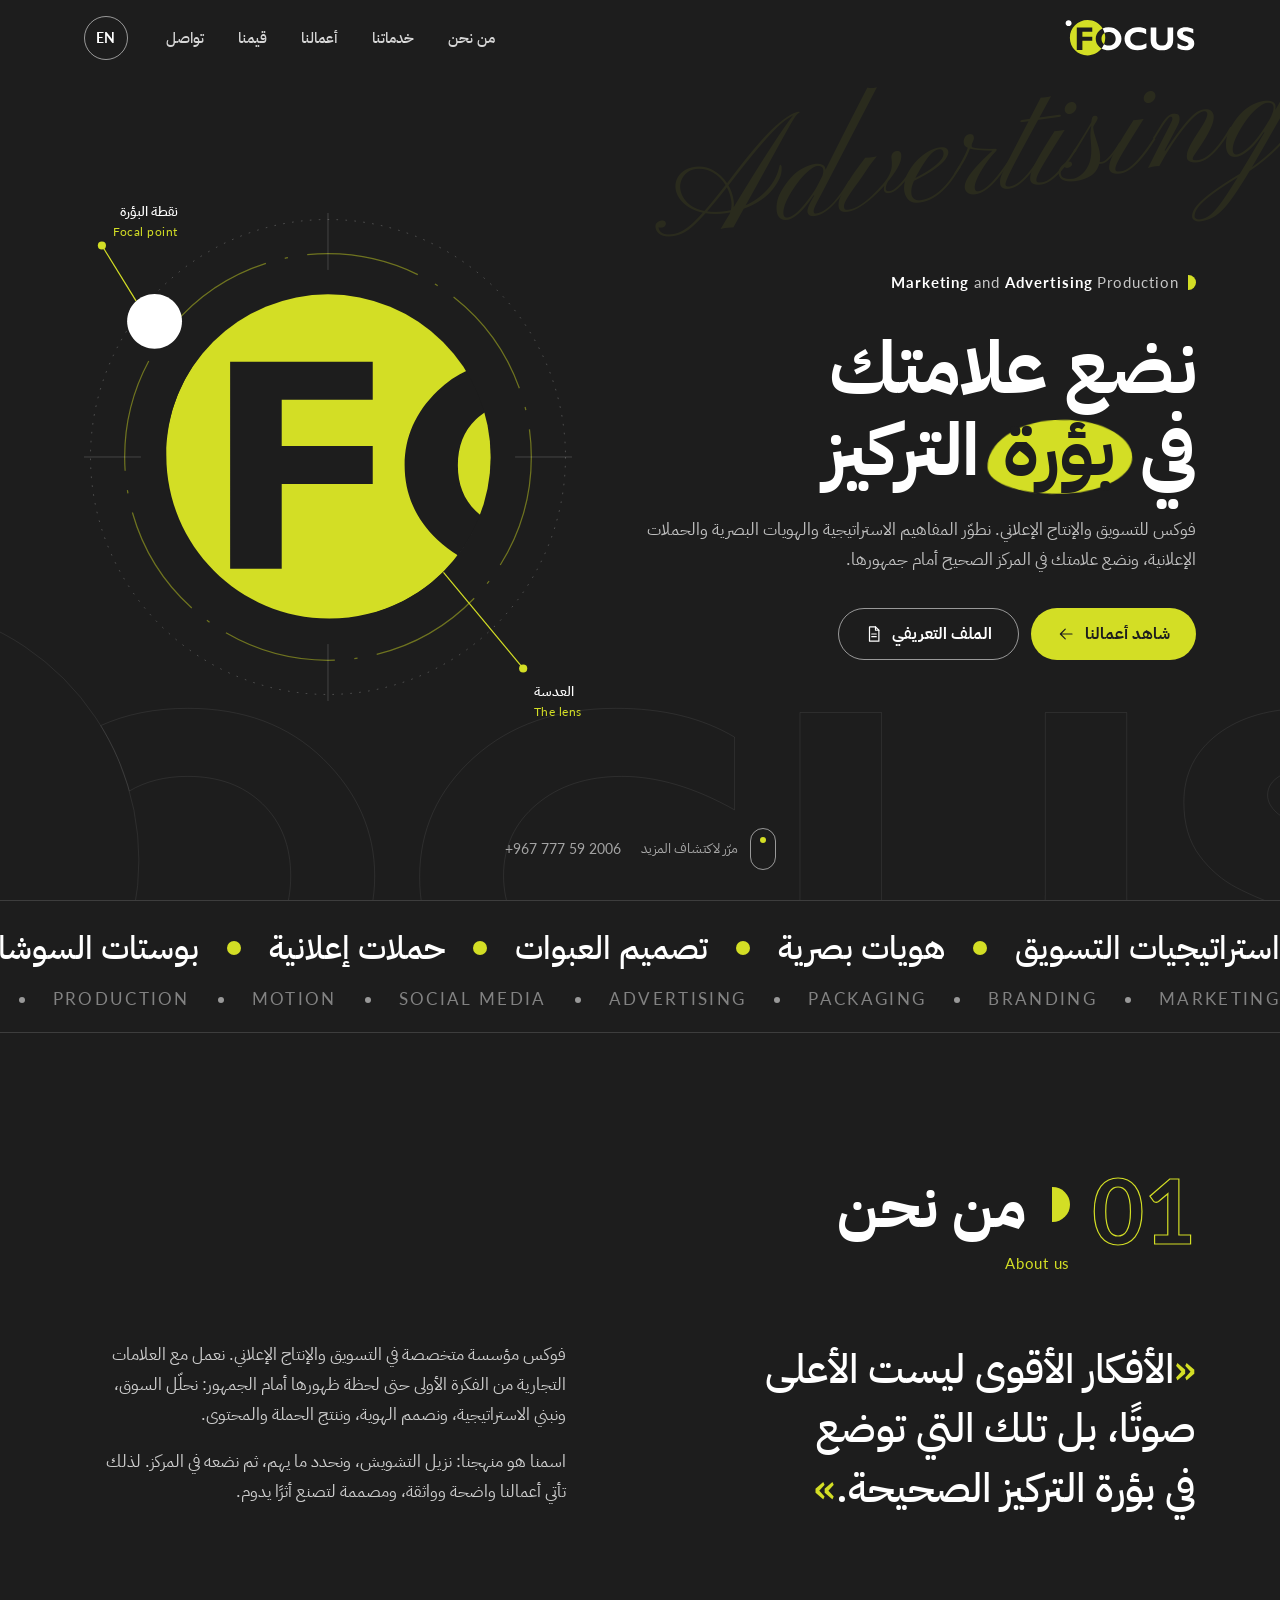
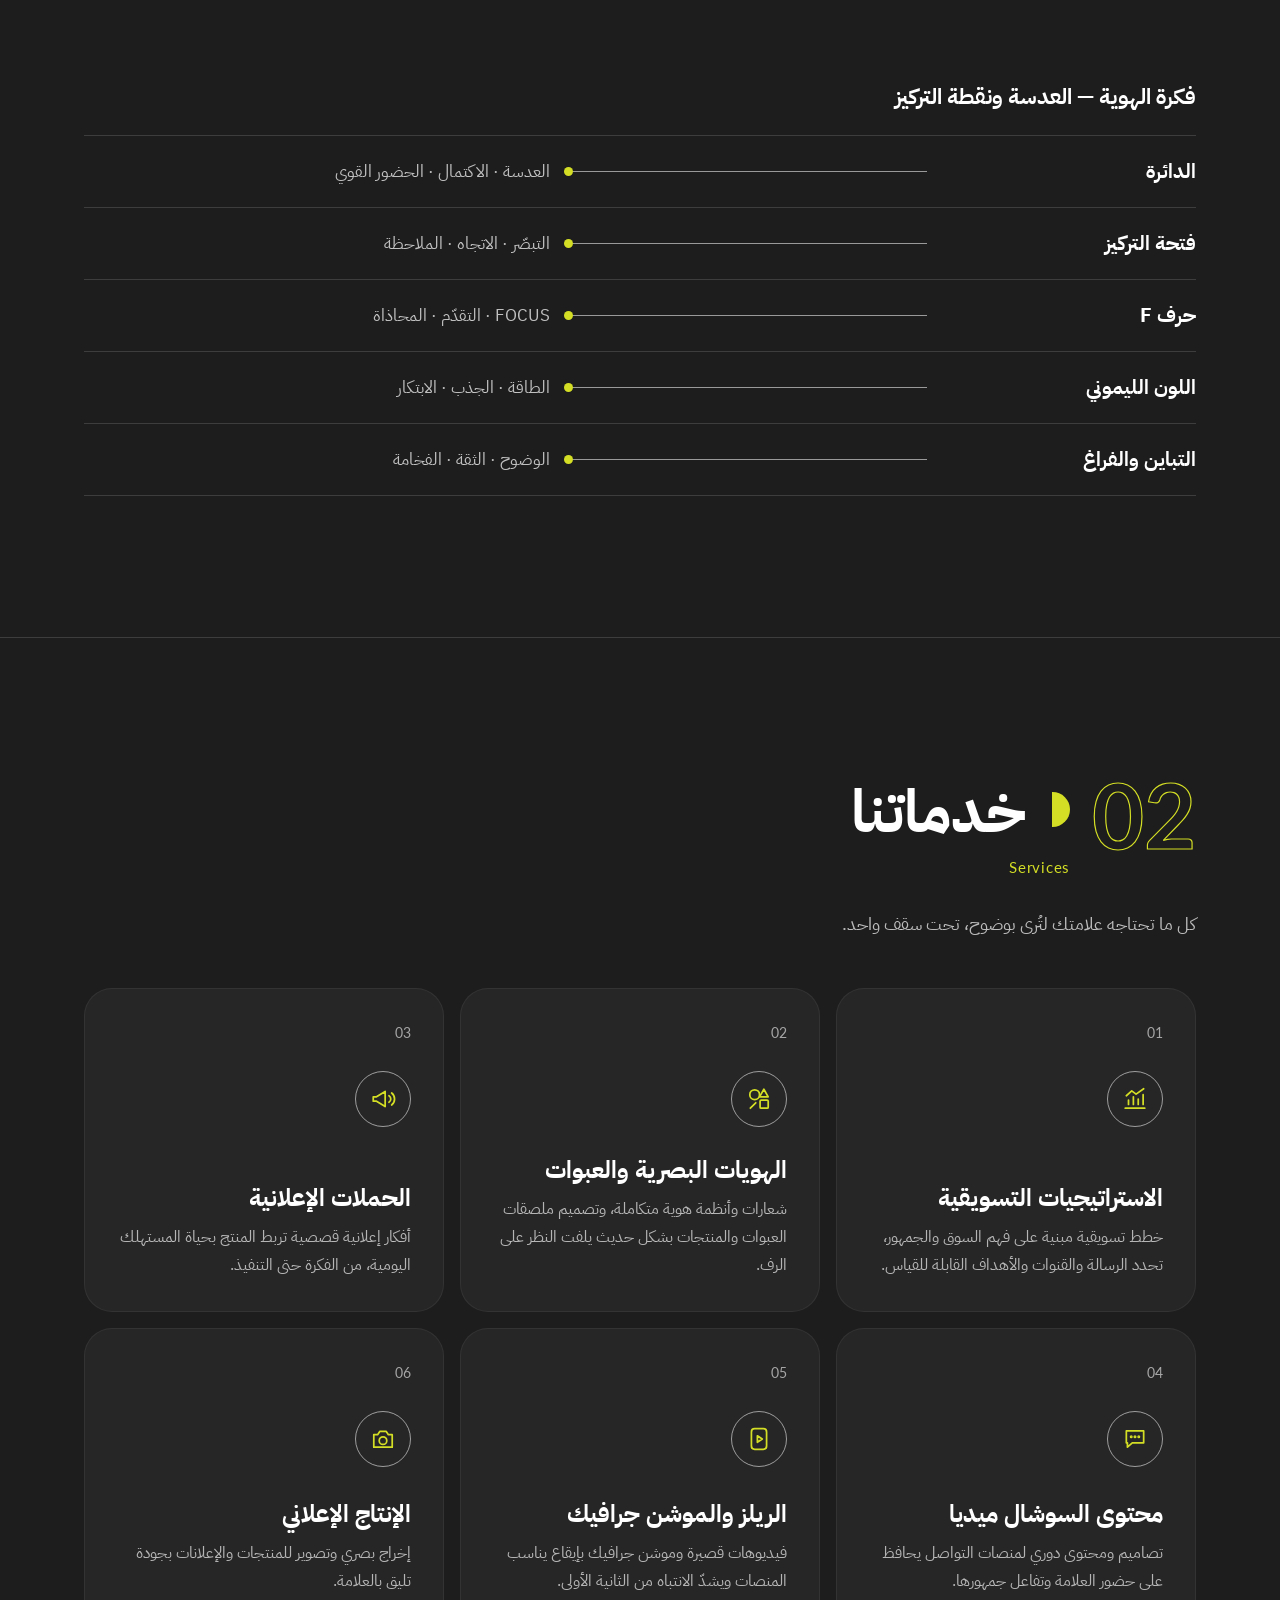
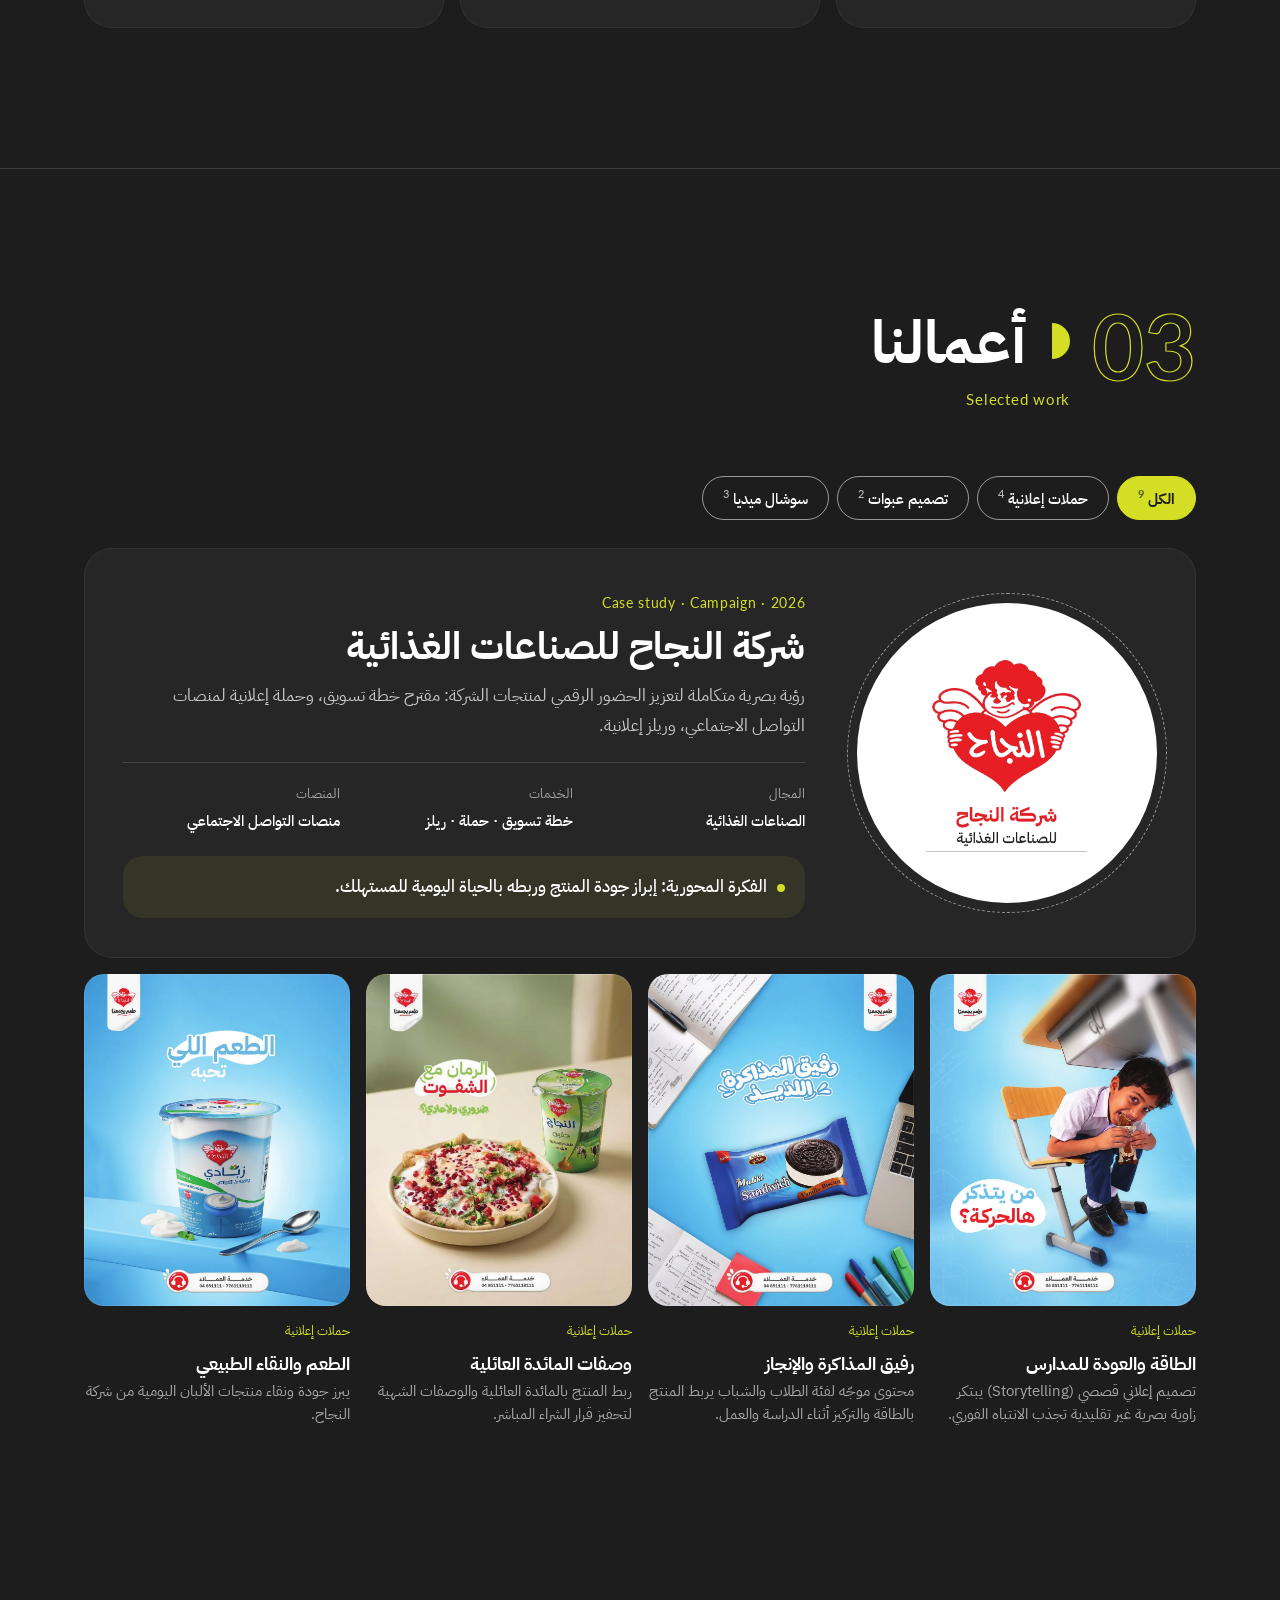
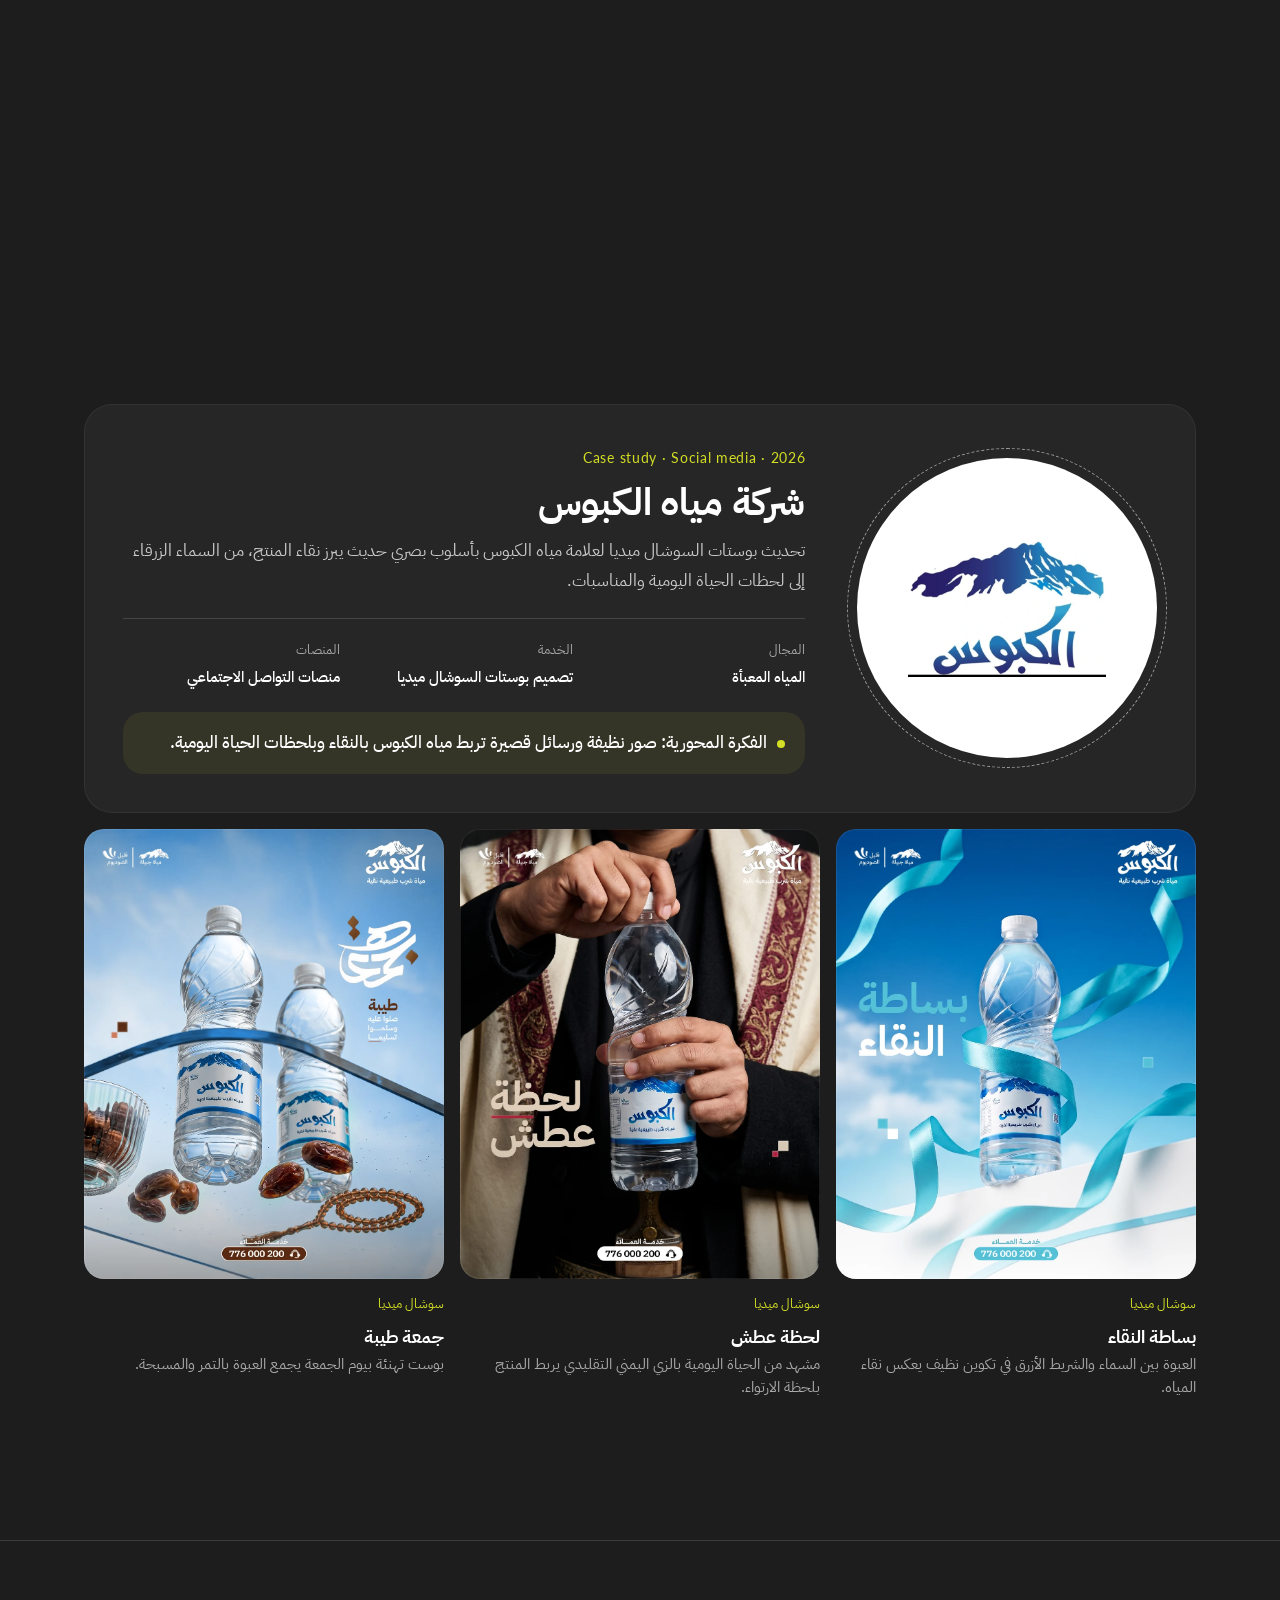
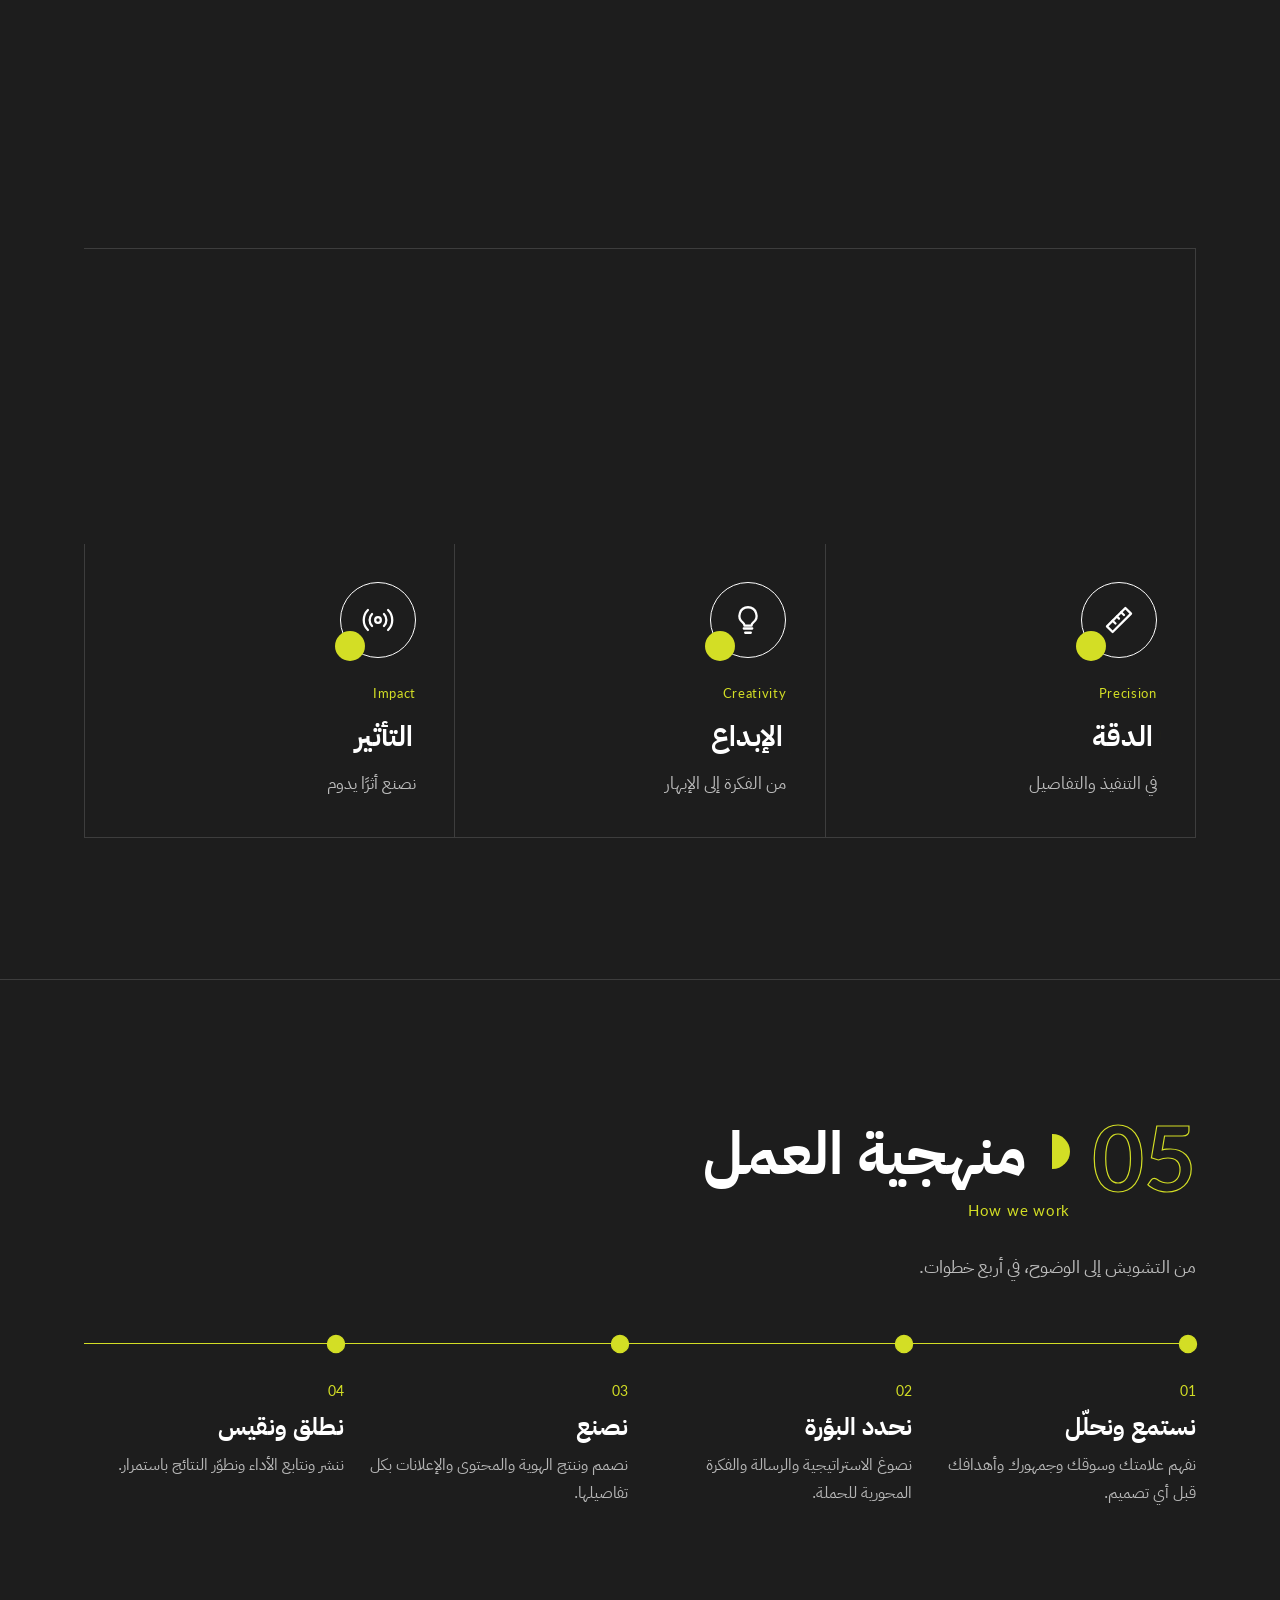
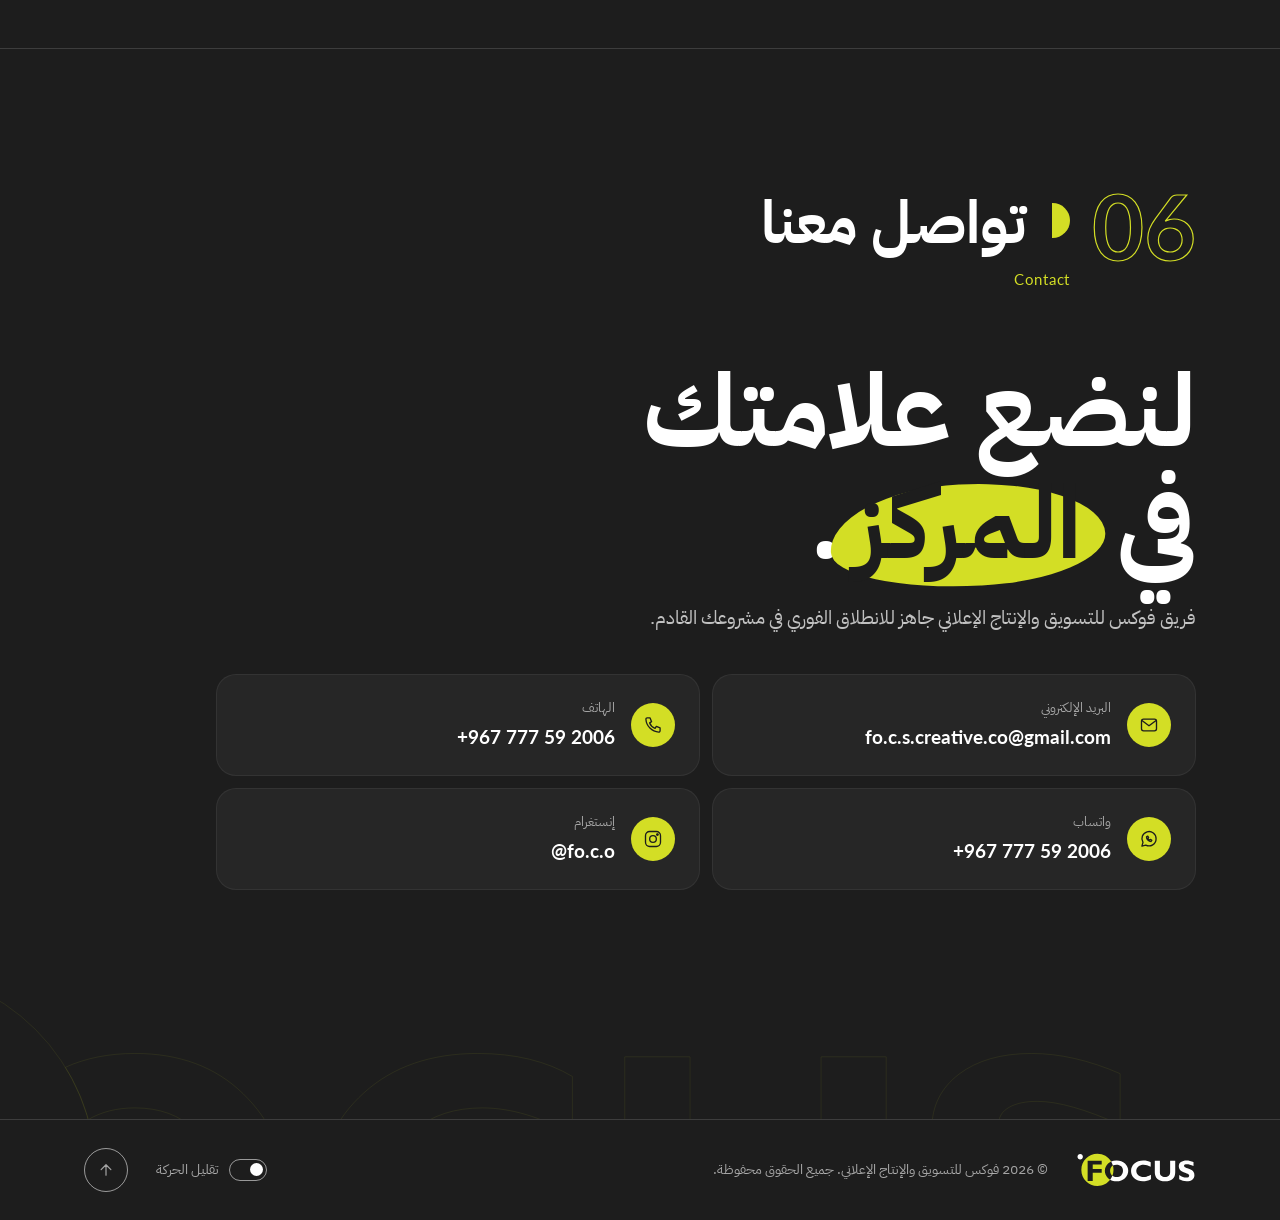
<file: index.html>
<!DOCTYPE html>
<html lang="ar" dir="rtl">
<head>
<meta charset="utf-8">
<meta name="viewport" content="width=device-width, initial-scale=1">
<title>فوكس | FOCUS — للتسويق والإنتاج الإعلاني</title>
<meta name="description" content="فوكس للتسويق والإنتاج الإعلاني — استراتيجيات تسويق، هويات بصرية، تصميم عبوات، حملات إعلانية، محتوى سوشال ميديا وريلز. معرض الأعمال والملف التعريفي.">
<meta name="theme-color" content="#1D1D1D">
<meta property="og:type" content="website">
<meta property="og:title" content="FOCUS — فوكس للتسويق والإنتاج الإعلاني">
<meta property="og:description" content="نضع علامتك في بؤرة التركيز. Marketing and Advertising Production.">
<meta property="og:image" content="/assets/img/og-cover.jpg">
<meta name="twitter:card" content="summary_large_image">
<link rel="icon" href="favicon.svg" type="image/svg+xml">
<link rel="icon" href="favicon-32.png" sizes="32x32">
<link rel="apple-touch-icon" href="apple-touch-icon.png">
<link rel="preconnect" href="https://fonts.googleapis.com">
<link rel="preconnect" href="https://fonts.gstatic.com" crossorigin>
<link href="https://fonts.googleapis.com/css2?family=IBM+Plex+Sans+Arabic:wght@300;400;500;700&family=Lato:wght@400;700&family=Pinyon+Script&display=swap" rel="stylesheet">
<link rel="stylesheet" href="css/style.css">
<script>try{var m=localStorage.getItem('focus-motion');if(m==='reduce'||(!m&&matchMedia('(prefers-reduced-motion: reduce)').matches))document.documentElement.dataset.motion='reduce'}catch(e){}</script>
</head>
<body>
<svg width="0" height="0" style="position:absolute" aria-hidden="true"><defs><symbol id="logo" viewBox="286 182 270 80"><path style="fill:var(--lg-a,#D3DE25)" d="M343.81 209.9H323.61V220.16H343.81V228.59H323.61V247.44H312.16V201.48H343.81ZM350.89 224.47C350.89 218.18 353.31 212.68 358.17 207.96C360.19 206 362.46 204.46 364.99 203.32C358.62 192.99 347.2 186.11 334.18 186.11C314.2 186.11 298 202.3 298 222.28C298 242.26 314.2 258.46 334.18 258.46C345.8 258.46 356.14 252.98 362.76 244.46C361.13 243.51 359.62 242.38 358.22 241.05C353.33 236.41 350.89 230.88 350.89 224.47"/><path style="fill:var(--lg-a,#D3DE25)" d="M362.7 224.47C362.7 228.66 364.03 232.05 366.69 234.62C367.05 234.97 367.43 235.3 367.82 235.6C369.46 231.48 370.36 226.98 370.36 222.28C370.36 218.9 369.89 215.63 369.02 212.52C368.18 213.03 367.41 213.62 366.69 214.31C364.03 216.88 362.7 220.26 362.7 224.47"/><path style="fill:var(--lg-b,#fff)" d="M377.23 200.89C372.64 200.89 368.56 201.7 364.99 203.32C366.74 206.15 368.11 209.24 369.02 212.52C371.3 211.15 374.04 210.46 377.23 210.46C381.58 210.46 385.07 211.74 387.73 214.31C390.38 216.88 391.71 220.26 391.71 224.47C391.71 228.66 390.38 232.05 387.73 234.62C385.07 237.2 381.58 238.49 377.23 238.49C373.46 238.49 370.33 237.52 367.82 235.6C366.55 238.8 364.84 241.78 362.76 244.46C366.85 246.83 371.67 248.03 377.23 248.03C384.93 248.03 391.24 245.69 396.15 241.02C401.06 236.35 403.52 230.84 403.52 224.47C403.52 218.2 401.09 212.7 396.25 207.98C391.4 203.25 385.06 200.89 377.23 200.89 M438 238.49C433.21 238.49 429.29 237.16 426.23 234.51C423.18 231.86 421.64 228.49 421.64 224.41C421.64 220.35 423.2 217.01 426.3 214.39C429.4 211.77 433.4 210.46 438.29 210.46C443.27 210.46 448.54 212.03 454.11 215.16V204.93C449.57 202.23 444.03 200.89 437.47 200.89C429.25 200.89 422.58 203.19 417.48 207.8C412.39 212.4 409.84 218 409.84 224.61C409.84 231.21 412.25 236.76 417.09 241.27C421.93 245.77 428.42 248.03 436.58 248.03C442.88 248.03 448.89 246.5 454.64 243.45V233.42C450.3 235.55 447.03 236.93 444.84 237.55C442.64 238.18 440.36 238.49 438 238.49 M497.83 227.11C497.83 230.75 496.77 233.55 494.66 235.53C492.54 237.5 489.72 238.49 486.19 238.49C482.79 238.49 480.04 237.52 477.95 235.59C475.85 233.66 474.8 231.1 474.8 227.89V201.48H463.32V227.63C463.32 234.21 465.34 239.25 469.36 242.77C473.39 246.27 479.04 248.03 486.32 248.03C493.69 248.03 499.36 246.3 503.33 242.83C507.3 239.36 509.28 234.28 509.28 227.57V201.48H497.83Z M550.25 226.68C548.77 224.73 547.01 223.21 544.97 222.14C542.93 221.06 540.21 219.9 536.82 218.65C533.42 217.4 531.28 216.38 530.4 215.59C529.52 214.8 529.09 213.97 529.09 213.09C529.09 211.95 529.7 211.04 530.91 210.34C532.13 209.65 533.77 209.31 535.83 209.31C539.45 209.31 544.3 210.68 550.4 213.42V204.44C544.94 202.07 539.75 200.89 534.84 200.89C529.51 200.89 525.26 202.1 522.08 204.52C518.9 206.95 517.31 210.13 517.31 214.08C517.31 217.13 518.04 219.63 519.5 221.59C520.95 223.54 522.68 225.04 524.69 226.09C526.7 227.14 529.42 228.29 532.85 229.51C536.28 230.74 538.45 231.78 539.35 232.64C540.25 233.49 540.7 234.4 540.7 235.37C540.7 238.19 538.45 239.61 533.95 239.61C531.3 239.61 528.79 239.14 526.42 238.19C524.05 237.25 521.33 235.75 518.26 233.68V243.59C523.61 246.55 529.14 248.03 534.84 248.03C540.13 248.03 544.39 246.77 547.62 244.25C550.86 241.72 552.47 238.34 552.47 234.08C552.47 231.1 551.73 228.63 550.25 226.68 M295.39 198.6C292.03 198.6 289.3 195.88 289.3 192.51C289.3 189.15 292.03 186.43 295.39 186.43C298.76 186.43 301.48 189.15 301.48 192.51C301.48 195.88 298.76 198.6 295.39 198.6"/></symbol><symbol id="outline" viewBox="286 182 270 80"><g fill="none" stroke="currentColor" stroke-width="1" vector-effect="non-scaling-stroke"><path vector-effect="non-scaling-stroke" d="M298 222.28a36.18 36.18 0 1 0 72.36 0a36.18 36.18 0 1 0 -72.36 0Z"/><path vector-effect="non-scaling-stroke" d="M377.23 200.89C372.64 200.89 368.56 201.7 364.99 203.32C366.74 206.15 368.11 209.24 369.02 212.52C371.3 211.15 374.04 210.46 377.23 210.46C381.58 210.46 385.07 211.74 387.73 214.31C390.38 216.88 391.71 220.26 391.71 224.47C391.71 228.66 390.38 232.05 387.73 234.62C385.07 237.2 381.58 238.49 377.23 238.49C373.46 238.49 370.33 237.52 367.82 235.6C366.55 238.8 364.84 241.78 362.76 244.46C366.85 246.83 371.67 248.03 377.23 248.03C384.93 248.03 391.24 245.69 396.15 241.02C401.06 236.35 403.52 230.84 403.52 224.47C403.52 218.2 401.09 212.7 396.25 207.98C391.4 203.25 385.06 200.89 377.23 200.89 M438 238.49C433.21 238.49 429.29 237.16 426.23 234.51C423.18 231.86 421.64 228.49 421.64 224.41C421.64 220.35 423.2 217.01 426.3 214.39C429.4 211.77 433.4 210.46 438.29 210.46C443.27 210.46 448.54 212.03 454.11 215.16V204.93C449.57 202.23 444.03 200.89 437.47 200.89C429.25 200.89 422.58 203.19 417.48 207.8C412.39 212.4 409.84 218 409.84 224.61C409.84 231.21 412.25 236.76 417.09 241.27C421.93 245.77 428.42 248.03 436.58 248.03C442.88 248.03 448.89 246.5 454.64 243.45V233.42C450.3 235.55 447.03 236.93 444.84 237.55C442.64 238.18 440.36 238.49 438 238.49 M497.83 227.11C497.83 230.75 496.77 233.55 494.66 235.53C492.54 237.5 489.72 238.49 486.19 238.49C482.79 238.49 480.04 237.52 477.95 235.59C475.85 233.66 474.8 231.1 474.8 227.89V201.48H463.32V227.63C463.32 234.21 465.34 239.25 469.36 242.77C473.39 246.27 479.04 248.03 486.32 248.03C493.69 248.03 499.36 246.3 503.33 242.83C507.3 239.36 509.28 234.28 509.28 227.57V201.48H497.83Z M550.25 226.68C548.77 224.73 547.01 223.21 544.97 222.14C542.93 221.06 540.21 219.9 536.82 218.65C533.42 217.4 531.28 216.38 530.4 215.59C529.52 214.8 529.09 213.97 529.09 213.09C529.09 211.95 529.7 211.04 530.91 210.34C532.13 209.65 533.77 209.31 535.83 209.31C539.45 209.31 544.3 210.68 550.4 213.42V204.44C544.94 202.07 539.75 200.89 534.84 200.89C529.51 200.89 525.26 202.1 522.08 204.52C518.9 206.95 517.31 210.13 517.31 214.08C517.31 217.13 518.04 219.63 519.5 221.59C520.95 223.54 522.68 225.04 524.69 226.09C526.7 227.14 529.42 228.29 532.85 229.51C536.28 230.74 538.45 231.78 539.35 232.64C540.25 233.49 540.7 234.4 540.7 235.37C540.7 238.19 538.45 239.61 533.95 239.61C531.3 239.61 528.79 239.14 526.42 238.19C524.05 237.25 521.33 235.75 518.26 233.68V243.59C523.61 246.55 529.14 248.03 534.84 248.03C540.13 248.03 544.39 246.77 547.62 244.25C550.86 241.72 552.47 238.34 552.47 234.08C552.47 231.1 551.73 228.63 550.25 226.68"/></g></symbol><path id="mark-disc" fill="#D3DE25" fill-rule="evenodd" d="M298 222.28a36.18 36.18 0 1 0 72.36 0a36.18 36.18 0 1 0 -72.36 0Z M343.81 209.9H323.61V220.16H343.81V228.59H323.61V247.44H312.16V201.48H343.81Z"/><clipPath id="mk-clip"><circle cx="333.88" cy="222.62" r="36.1"/></clipPath><g id="mark-official"><g clip-path="url(#mk-clip)"><circle cx="333.88" cy="222.62" r="36.1" style="fill:var(--mk-bg,#1D1D1D)"/><path fill="#D3DE25" d="M343.81 209.9H323.61V220.16H343.81V228.59H323.61V247.44H312.16V201.48H343.81ZM350.89 224.47C350.89 218.18 353.31 212.68 358.17 207.96C360.19 206 362.46 204.46 364.99 203.32C358.62 192.99 347.2 186.11 334.18 186.11C314.2 186.11 298 202.3 298 222.28C298 242.26 314.2 258.46 334.18 258.46C345.8 258.46 356.14 252.98 362.76 244.46C361.13 243.51 359.62 242.38 358.22 241.05C353.33 236.41 350.89 230.88 350.89 224.47"/><path fill="#D3DE25" d="M362.7 224.47C362.7 228.66 364.03 232.05 366.69 234.62C367.05 234.97 367.43 235.3 367.82 235.6C369.46 231.48 370.36 226.98 370.36 222.28C370.36 218.9 369.89 215.63 369.02 212.52C368.18 213.03 367.41 213.62 366.69 214.31C364.03 216.88 362.7 220.26 362.7 224.47"/><path style="fill:var(--mk-o,#fff)" d="M377.23 200.89C372.64 200.89 368.56 201.7 364.99 203.32C366.74 206.15 368.11 209.24 369.02 212.52C371.3 211.15 374.04 210.46 377.23 210.46C381.58 210.46 385.07 211.74 387.73 214.31C390.38 216.88 391.71 220.26 391.71 224.47C391.71 228.66 390.38 232.05 387.73 234.62C385.07 237.2 381.58 238.49 377.23 238.49C373.46 238.49 370.33 237.52 367.82 235.6C366.55 238.8 364.84 241.78 362.76 244.46C366.85 246.83 371.67 248.03 377.23 248.03C384.93 248.03 391.24 245.69 396.15 241.02C401.06 236.35 403.52 230.84 403.52 224.47C403.52 218.2 401.09 212.7 396.25 207.98C391.4 203.25 385.06 200.89 377.23 200.89"/></g></g><path id="mark-dot" style="fill:var(--mk-dot,#fff)" d="M295.39 198.6C292.03 198.6 289.3 195.88 289.3 192.51C289.3 189.15 292.03 186.43 295.39 186.43C298.76 186.43 301.48 189.15 301.48 192.51C301.48 195.88 298.76 198.6 295.39 198.6"/><symbol id="i-target" viewBox="0 0 24 24" fill="none" stroke="currentColor" stroke-width="1.6" stroke-linecap="round" stroke-linejoin="round"><circle cx="12" cy="12" r="8.5"/><circle cx="12" cy="12" r="4.5"/><circle cx="12" cy="12" r="1" fill="currentColor"/><path d="M12 1.5v3M12 19.5v3M1.5 12h3M19.5 12h3"/></symbol><symbol id="i-eye" viewBox="0 0 24 24" fill="none" stroke="currentColor" stroke-width="1.6" stroke-linecap="round" stroke-linejoin="round"><path d="M2 12s3.6-6.5 10-6.5S22 12 22 12s-3.6 6.5-10 6.5S2 12 2 12z"/><circle cx="12" cy="12" r="3.2"/></symbol><symbol id="i-forward" viewBox="0 0 24 24" fill="none" stroke="currentColor" stroke-width="1.6" stroke-linecap="round" stroke-linejoin="round"><path d="M13 6l-6 6 6 6M19 6l-6 6 6 6"/></symbol><symbol id="i-ruler" viewBox="0 0 24 24" fill="none" stroke="currentColor" stroke-width="1.6" stroke-linecap="round" stroke-linejoin="round"><path d="M3.5 16.5L16.5 3.5l4 4-13 13z"/><path d="M7.5 12.5l2 2M10.5 9.5l1.5 1.5M13.5 6.5l2 2"/></symbol><symbol id="i-bulb" viewBox="0 0 24 24" fill="none" stroke="currentColor" stroke-width="1.6" stroke-linecap="round" stroke-linejoin="round"><path d="M9 18h6M10 21h4"/><path d="M12 3a6 6 0 0 0-3.6 10.8c.7.6 1.1 1.3 1.1 2.1V16h5v-.1c0-.8.4-1.5 1.1-2.1A6 6 0 0 0 12 3z"/></symbol><symbol id="i-waves" viewBox="0 0 24 24" fill="none" stroke="currentColor" stroke-width="1.6" stroke-linecap="round" stroke-linejoin="round"><circle cx="12" cy="12" r="2"/><path d="M7.8 7.8a6 6 0 0 0 0 8.4M16.2 7.8a6 6 0 0 1 0 8.4M4.9 4.9a10 10 0 0 0 0 14.2M19.1 4.9a10 10 0 0 1 0 14.2"/></symbol><symbol id="i-chart" viewBox="0 0 24 24" fill="none" stroke="currentColor" stroke-width="1.6" stroke-linecap="round" stroke-linejoin="round"><path d="M3 20.5h18"/><path d="M6 17v-4M10.5 17v-7M15 17v-5M19.5 17V8"/><path d="M4 9l5-4.5 4 3 7-5"/></symbol><symbol id="i-shapes" viewBox="0 0 24 24" fill="none" stroke="currentColor" stroke-width="1.6" stroke-linecap="round" stroke-linejoin="round"><circle cx="8" cy="8" r="4.5"/><rect x="13" y="13" width="7.5" height="7.5" rx="1"/><path d="M16.5 3l4 7h-8z"/><path d="M4 20.5l5-5"/></symbol><symbol id="i-mega" viewBox="0 0 24 24" fill="none" stroke="currentColor" stroke-width="1.6" stroke-linecap="round" stroke-linejoin="round"><path d="M3 10v4h3l8 5V5L6 10H3z"/><path d="M17.5 9a3.5 3.5 0 0 1 0 6M20 6.5a7 7 0 0 1 0 11"/></symbol><symbol id="i-social" viewBox="0 0 24 24" fill="none" stroke="currentColor" stroke-width="1.6" stroke-linecap="round" stroke-linejoin="round"><path d="M4 4.5h16v11H9.5L5 19.5v-4H4z"/><circle cx="8.5" cy="10" r=".6" fill="currentColor"/><circle cx="12" cy="10" r=".6" fill="currentColor"/><circle cx="15.5" cy="10" r=".6" fill="currentColor"/></symbol><symbol id="i-reel" viewBox="0 0 24 24" fill="none" stroke="currentColor" stroke-width="1.6" stroke-linecap="round" stroke-linejoin="round"><rect x="5" y="2.5" width="14" height="19" rx="3"/><path d="M10.5 9l4.5 3-4.5 3z"/></symbol><symbol id="i-camera" viewBox="0 0 24 24" fill="none" stroke="currentColor" stroke-width="1.6" stroke-linecap="round" stroke-linejoin="round"><path d="M3.5 8h3.5l2-3h6l2 3h3.5v11.5h-17z"/><circle cx="12" cy="13.5" r="3.5"/></symbol><symbol id="i-arrow" viewBox="0 0 24 24" fill="none" stroke="currentColor" stroke-width="1.6" stroke-linecap="round" stroke-linejoin="round"><path d="M20 12H5M11 5.5L4.5 12 11 18.5"/></symbol><symbol id="i-chev" viewBox="0 0 24 24" fill="none" stroke="currentColor" stroke-width="1.6" stroke-linecap="round" stroke-linejoin="round"><path d="M9 5l7 7-7 7"/></symbol><symbol id="i-close" viewBox="0 0 24 24" fill="none" stroke="currentColor" stroke-width="1.6" stroke-linecap="round" stroke-linejoin="round"><path d="M6 6l12 12M18 6L6 18"/></symbol><symbol id="i-up" viewBox="0 0 24 24" fill="none" stroke="currentColor" stroke-width="1.6" stroke-linecap="round" stroke-linejoin="round"><path d="M12 19V5M5.5 11.5L12 5l6.5 6.5"/></symbol><symbol id="i-plus" viewBox="0 0 24 24" fill="none" stroke="currentColor" stroke-width="1.6" stroke-linecap="round" stroke-linejoin="round"><path d="M12 5v14M5 12h14"/></symbol><symbol id="i-doc" viewBox="0 0 24 24" fill="none" stroke="currentColor" stroke-width="1.6" stroke-linecap="round" stroke-linejoin="round"><path d="M6 2.5h8l4.5 4.5v14.5H6z"/><path d="M14 2.5V7h4.5M9 12h6M9 15.5h6"/></symbol><symbol id="i-print" viewBox="0 0 24 24" fill="none" stroke="currentColor" stroke-width="1.6" stroke-linecap="round" stroke-linejoin="round"><path d="M6.5 9V3h11v6"/><rect x="3" y="9" width="18" height="8" rx="2"/><path d="M6.5 14h11v7h-11z"/></symbol><symbol id="i-mail" viewBox="0 0 24 24" fill="none" stroke="currentColor" stroke-width="1.6" stroke-linecap="round" stroke-linejoin="round"><rect x="3" y="5" width="18" height="14" rx="2.5"/><path d="M3.5 6.5l8.5 6.5 8.5-6.5"/></symbol><symbol id="i-phone" viewBox="0 0 24 24" fill="none" stroke="currentColor" stroke-width="1.6" stroke-linecap="round" stroke-linejoin="round"><path d="M5 3.5h3.5l1.8 4.5-2.3 1.5a11 11 0 0 0 6.5 6.5l1.5-2.3 4.5 1.8V19a1.5 1.5 0 0 1-1.6 1.5A16.5 16.5 0 0 1 3.5 5.1 1.5 1.5 0 0 1 5 3.5z"/></symbol><symbol id="i-chat" viewBox="0 0 24 24" fill="none" stroke="currentColor" stroke-width="1.6" stroke-linecap="round" stroke-linejoin="round"><path d="M20.5 11.7a8.5 8.5 0 0 1-12.4 7.6L3.5 20.5l1.3-4.4a8.5 8.5 0 1 1 15.7-4.4z"/><path d="M9 9.5c0 3 2.5 5.5 5.5 5.5l1-1.5-1.8-1-1 .8a4 4 0 0 1-2-2l.8-1-1-1.8z"/></symbol><symbol id="i-insta" viewBox="0 0 24 24" fill="none" stroke="currentColor" stroke-width="1.6" stroke-linecap="round" stroke-linejoin="round"><rect x="3" y="3" width="18" height="18" rx="5"/><circle cx="12" cy="12" r="4"/><circle cx="17.3" cy="6.7" r=".9" fill="currentColor"/></symbol></defs></svg>
<a class="skip" href="#main" data-i18n="skip">تخطَّ إلى المحتوى</a>

<header class="nav" id="nav">
  <div class="wrap">
    <a class="brand" href="#home" aria-label="FOCUS — الرئيسية"><svg viewBox="0 0 270 80" role="img" aria-label="FOCUS"><use href="#logo"/></svg></a>
    <ul class="nav-links">
      <li><a href="#about" data-i18n="nav.about">من نحن</a></li>
      <li><a href="#services" data-i18n="nav.services">خدماتنا</a></li>
      <li><a href="#work" data-i18n="nav.work">أعمالنا</a></li>
      <li><a href="#values" data-i18n="nav.values">قيمنا</a></li>
      <li><a href="#contact" data-i18n="nav.contact">تواصل</a></li>
    </ul>
    <div class="nav-tools">
      <button class="circle-btn lang-btn" id="langBtn" type="button" aria-label="Switch to English">EN</button>
      <button class="circle-btn menu-btn" id="menuBtn" type="button" aria-expanded="false" aria-controls="sheet"><span class="sr-only" data-i18n="menu">القائمة</span><i><span></span><span></span></i></button>
    </div>
  </div>
</header>

<nav class="sheet" id="sheet" aria-label="القائمة">
  <ul>
    <li><a href="#about"><span data-i18n="nav.about">من نحن</span> <small>About</small></a></li>
    <li><a href="#services"><span data-i18n="nav.services">خدماتنا</span> <small>Services</small></a></li>
    <li><a href="#work"><span data-i18n="nav.work">أعمالنا</span> <small>Work</small></a></li>
    <li><a href="#values"><span data-i18n="nav.values">قيمنا</span> <small>Values</small></a></li>
    <li><a href="#contact"><span data-i18n="nav.contact">تواصل</span> <small>Contact</small></a></li>
  </ul>
  <div class="sheet-foot">
    <a href="mailto:fo.c.s.creative.co@gmail.com" class="lat">fo.c.s.creative.co@gmail.com</a>
    <a href="tel:+967777592006" class="lat ltr">+967 777 59 2006</a>
  </div>
</nav>

<main id="main">
  <!-- ===== HERO ===== -->
  <section class="hero" id="home">
    <div class="hero-bg" aria-hidden="true">
      <svg class="hero-outline" viewBox="0 0 270 80"><use href="#outline"/></svg>
      <div class="hero-script">Advertising</div>
    </div>
    <div class="wrap hero-grid">
      <div>
        <p class="eyebrow rack"><span class="tick"></span><span><b>Marketing</b> and <b>Advertising</b> Production</span></p>
        <h1 class="rack d1" data-i18n="hero.title">نضع علامتك<br>في <span class="brush">بؤرة</span> التركيز</h1>
        <p class="lead rack d2" data-i18n="hero.lead">فوكس للتسويق والإنتاج الإعلاني. نطوّر المفاهيم الاستراتيجية والهويات البصرية والحملات الإعلانية، ونضع علامتك في المركز الصحيح أمام جمهورها.</p>
        <div class="hero-ctas rack d3">
          <a class="btn btn-lime" href="#work"><span data-i18n="hero.cta1">شاهد أعمالنا</span><svg><use href="#i-arrow"/></svg></a>
          <a class="btn btn-ghost" href="profile.html"><span data-i18n="hero.cta2">الملف التعريفي</span><svg><use href="#i-doc"/></svg></a>
        </div>
      </div>
      <div class="lens rack d2" id="lens" aria-hidden="true">
        <svg viewBox="0 0 600 600">
          <g class="ring"><circle cx="300" cy="300" r="292" fill="none" stroke="rgba(255,255,255,.28)" stroke-width="1" stroke-dasharray="2 9"/></g>
          <g class="ring rev"><circle cx="300" cy="300" r="250" fill="none" stroke="#D3DE25" stroke-opacity=".45" stroke-width="1.5" stroke-dasharray="140 24 4 24"/></g>
          <g stroke="rgba(255,255,255,.22)" stroke-width="1"><line x1="300" y1="0" x2="300" y2="70"/><line x1="300" y1="530" x2="300" y2="600"/><line x1="0" y1="300" x2="70" y2="300"/><line x1="530" y1="300" x2="600" y2="300"/></g>
          <g class="mark">
            <g transform="translate(300 300) scale(5.54) translate(-333.88 -222.62)"><use href="#mark-official"/><use href="#mark-dot"/></g>
            <line x1="64" y1="108" x2="22" y2="40" stroke="#D3DE25" stroke-width="1.5"/><circle cx="22" cy="40" r="5" fill="#D3DE25"/>
          </g>
          <line x1="442" y1="442" x2="540" y2="560" stroke="#D3DE25" stroke-width="1.5"/><circle cx="540" cy="560" r="5" fill="#D3DE25"/>
        </svg>
        <div class="lens-label l1"><b data-i18n="lens.dot">نقطة البؤرة</b><span class="lat">Focal point</span></div>
        <div class="lens-label l2"><b data-i18n="lens.lens">العدسة</b><span class="lat">The lens</span></div>
      </div>
    </div>
    <div class="wrap hero-foot">
      <span class="scroll-cue"><i></i><span data-i18n="hero.scroll">مرّر لاكتشاف المزيد</span></span>
      <a class="phone lat ltr" href="tel:+967777592006">+967 777 59 2006</a>
    </div>
  </section>

  <!-- ===== TICKER ===== -->
  <div class="ticker" aria-hidden="true">
    <div class="track" id="trackAr"></div>
    <div class="track lat-row" id="trackLat"></div>
  </div>

  <!-- ===== 01 ABOUT ===== -->
  <section class="sec" id="about">
    <div class="wrap">
      <header class="sec-head rv">
        <span class="sec-num">01</span>
        <h2><span class="tick"></span><span data-i18n="about.title">من نحن</span></h2>
        <span class="en">About us</span>
      </header>
      <div class="about-grid">
        <p class="quote rv" data-i18n="about.quote"><q>الأفكار الأقوى ليست الأعلى صوتًا، بل تلك التي توضع في بؤرة التركيز الصحيحة.</q></p>
        <div class="about-body rv" style="--d:.15s">
          <p data-i18n="about.p1">فوكس مؤسسة متخصصة في التسويق والإنتاج الإعلاني. نعمل مع العلامات التجارية من الفكرة الأولى حتى لحظة ظهورها أمام الجمهور: نحلّل السوق، ونبني الاستراتيجية، ونصمم الهوية، وننتج الحملة والمحتوى.</p>
          <p data-i18n="about.p2">اسمنا هو منهجنا: نزيل التشويش، ونحدد ما يهم، ثم نضعه في المركز. لذلك تأتي أعمالنا واضحة وواثقة، ومصممة لتصنع أثرًا يدوم.</p>
        </div>
        <div class="idea rv">
          <h3 data-i18n="about.idea">فكرة الهوية — العدسة ونقطة التركيز</h3>
          <ul class="idea-list" id="ideaList"></ul>
        </div>
      </div>
    </div>
  </section>

  <!-- ===== 02 SERVICES ===== -->
  <section class="sec" id="services">
    <div class="wrap">
      <header class="sec-head rv">
        <span class="sec-num">02</span>
        <h2><span class="tick"></span><span data-i18n="svc.title">خدماتنا</span></h2>
        <span class="en">Services</span>
      </header>
      <p class="sec-intro rv" data-i18n="svc.intro">كل ما تحتاجه علامتك لتُرى بوضوح، تحت سقف واحد.</p>
      <div class="svc-grid" id="svcGrid"></div>
    </div>
  </section>

  <!-- ===== 03 WORK ===== -->
  <section class="sec" id="work">
    <div class="wrap">
      <header class="sec-head rv">
        <span class="sec-num">03</span>
        <h2><span class="tick"></span><span data-i18n="work.title">أعمالنا</span></h2>
        <span class="en">Selected work</span>
      </header>
      <div class="filters rv" role="group" aria-label="تصفية الأعمال" id="filters"></div>


      <div class="grid" id="workGrid"></div>
    </div>
  </section>

  <!-- ===== 04 VALUES ===== -->
  <section class="sec" id="values">
    <div class="wrap">
      <header class="sec-head rv">
        <span class="sec-num">04</span>
        <h2><span class="tick"></span><span data-i18n="val.title">القيم الجوهرية</span></h2>
        <span class="en">Intrinsic Values</span>
      </header>
      <div class="val-grid" id="valGrid"></div>
    </div>
  </section>

  <!-- ===== 05 PROCESS ===== -->
  <section class="sec" id="process">
    <div class="wrap">
      <header class="sec-head rv">
        <span class="sec-num">05</span>
        <h2><span class="tick"></span><span data-i18n="proc.title">منهجية العمل</span></h2>
        <span class="en">How we work</span>
      </header>
      <p class="sec-intro rv" data-i18n="proc.intro">من التشويش إلى الوضوح، في أربع خطوات.</p>
      <ol class="steps" id="steps"></ol>
    </div>
  </section>

  <!-- ===== 06 CONTACT ===== -->
  <section class="sec contact" id="contact">
    <svg class="outline-bg" viewBox="0 0 270 80" aria-hidden="true"><use href="#outline"/></svg>
    <div class="wrap" style="position:relative">
      <header class="sec-head rv">
        <span class="sec-num">06</span>
        <h2><span class="tick"></span><span data-i18n="ct.title">تواصل معنا</span></h2>
        <span class="en">Contact</span>
      </header>
      <p class="contact-big rv" data-i18n="ct.big">لنضع علامتك<br>في <span class="brush">المركز</span>.</p>
      <p class="contact-sub rv" data-i18n="ct.sub">فريق فوكس للتسويق والإنتاج الإعلاني جاهز للانطلاق الفوري في مشروعك القادم.</p>
      <ul class="c-list">
        <li class="rv"><a class="c-item" href="mailto:fo.c.s.creative.co@gmail.com"><span class="ci"><svg><use href="#i-mail"/></svg></span><span><small data-i18n="ct.mail">البريد الإلكتروني</small><b>fo.c.s.creative.co@gmail.com</b></span></a></li>
        <li class="rv" style="--d:.08s"><a class="c-item" href="tel:+967777592006"><span class="ci"><svg><use href="#i-phone"/></svg></span><span><small data-i18n="ct.phone">الهاتف</small><b>+967 777 59 2006</b></span></a></li>
        <li class="rv" style="--d:.16s"><a class="c-item" href="https://wa.me/967777592006" target="_blank" rel="noopener"><span class="ci"><svg><use href="#i-chat"/></svg></span><span><small data-i18n="ct.wa">واتساب</small><b>+967 777 59 2006</b></span></a></li>
        <li class="rv" style="--d:.24s"><a class="c-item" href="https://instagram.com/fo.c.o" target="_blank" rel="noopener"><span class="ci"><svg><use href="#i-insta"/></svg></span><span><small data-i18n="ct.ig">إنستغرام</small><b>@fo.c.o</b></span></a></li>
      </ul>
      <div class="hero-ctas rv">
        <a class="btn btn-lime" href="https://wa.me/967777592006" target="_blank" rel="noopener"><span data-i18n="ct.cta1">ابدأ مشروعك على واتساب</span><svg><use href="#i-arrow"/></svg></a>
        <a class="btn btn-ghost" href="profile.html"><span data-i18n="ct.cta2">تصفّح الملف التعريفي</span><svg><use href="#i-doc"/></svg></a>
      </div>
    </div>
  </section>
</main>

<footer class="foot">
  <div class="wrap">
    <a class="brand" href="#home" aria-label="FOCUS"><svg viewBox="0 0 270 80"><use href="#logo"/></svg></a>
    <span class="grow" data-i18n="foot.copy">© 2026 فوكس للتسويق والإنتاج الإعلاني. جميع الحقوق محفوظة.</span>
    <button class="toggle" id="motionBtn" type="button" aria-pressed="false"><i></i><span data-i18n="foot.motion">تقليل الحركة</span></button>
    <a class="circle-btn" href="#home" aria-label="للأعلى"><svg width="18" height="18"><use href="#i-up"/></svg></a>
  </div>
</footer>

<dialog class="lb" id="lb" aria-label="عرض العمل">
  <div class="lb-top">
    <span class="lb-count" id="lbCount"></span>
    <button class="circle-btn" id="lbClose" type="button" aria-label="إغلاق"><svg><use href="#i-close"/></svg></button>
  </div>
  <div class="lb-stage" id="lbStage"></div>
  <div class="lb-cap">
    <button class="circle-btn to-start" id="lbPrev" type="button" aria-label="السابق"><svg><use href="#i-chev"/></svg></button>
    <div><h4 id="lbTitle"></h4><p id="lbDesc"></p></div>
    <button class="circle-btn to-end" id="lbNext" type="button" aria-label="التالي"><svg><use href="#i-chev"/></svg></button>
  </div>
</dialog>

<div class="cursor" id="cursor" aria-hidden="true"><div class="ring"><span data-i18n="cursor">عرض</span></div><div class="dot"></div></div>

<script src="js/main.js"></script>
</body>
</html>
</file>
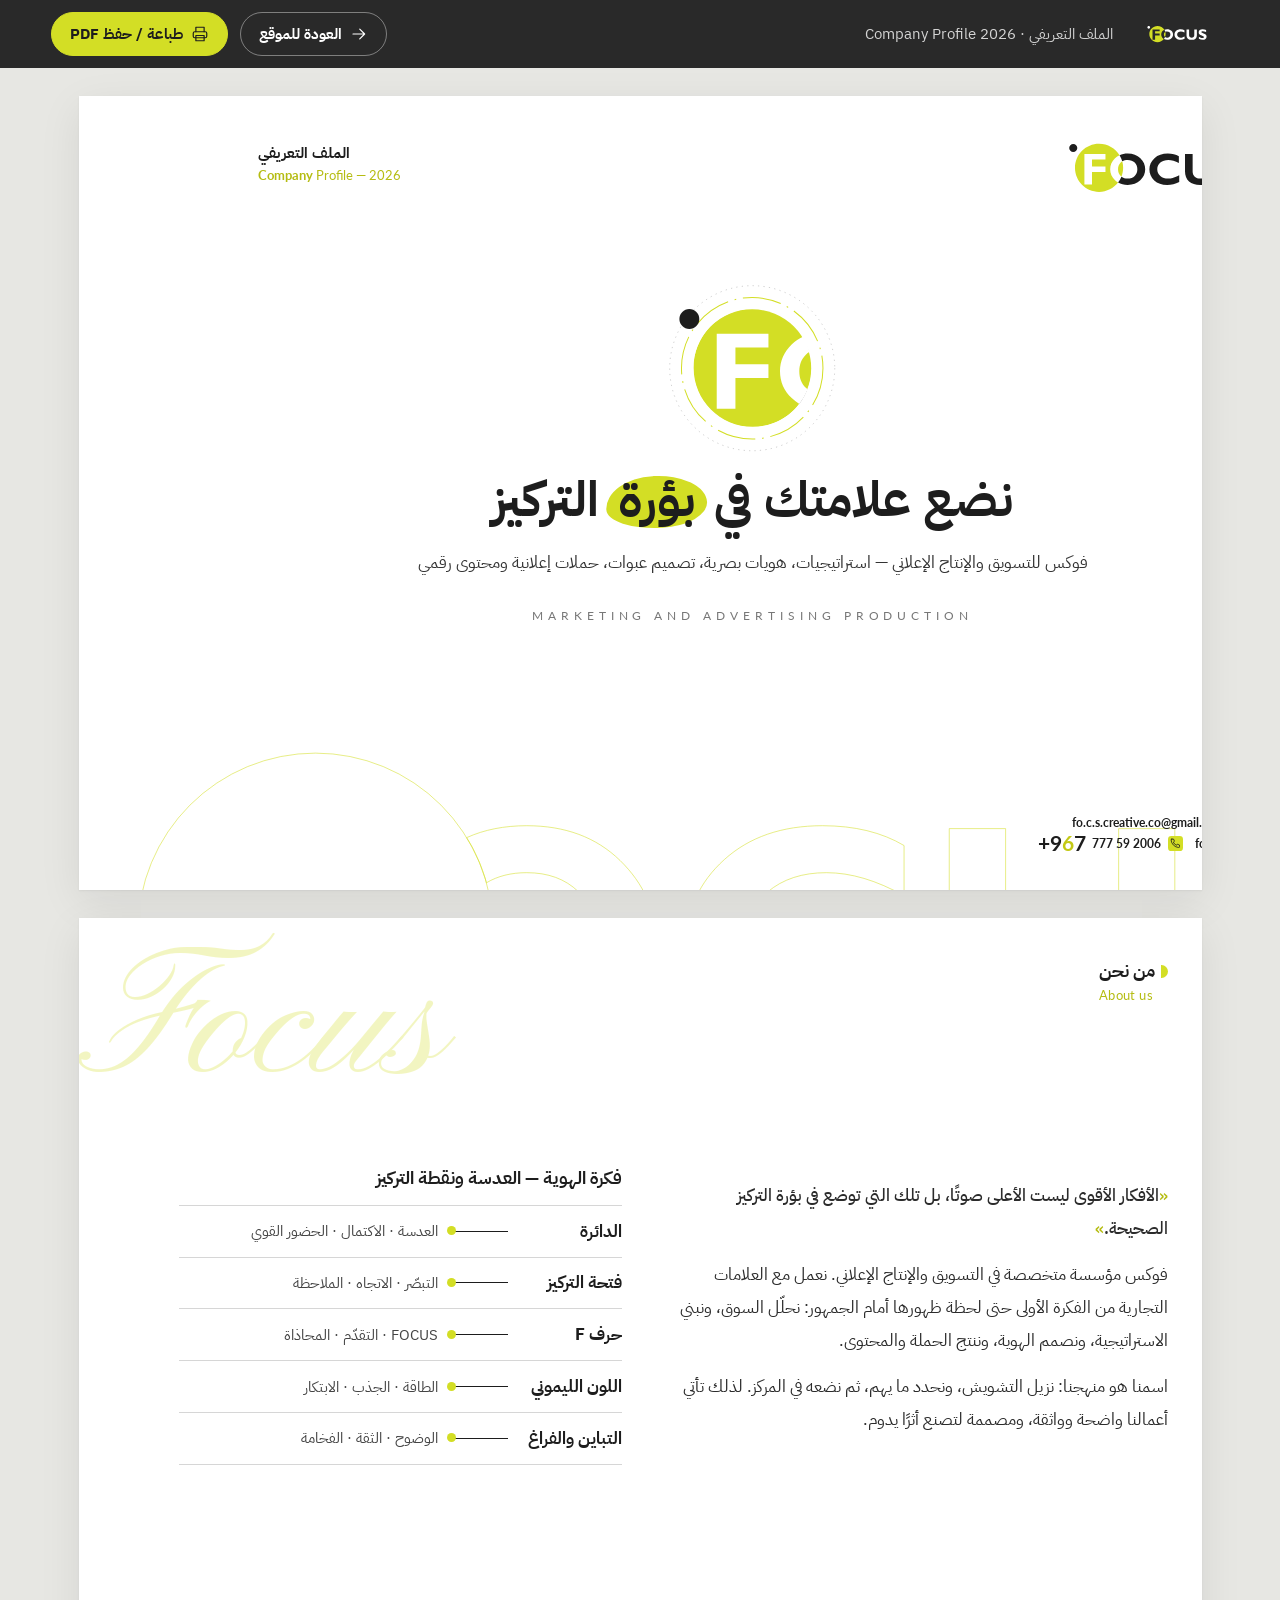
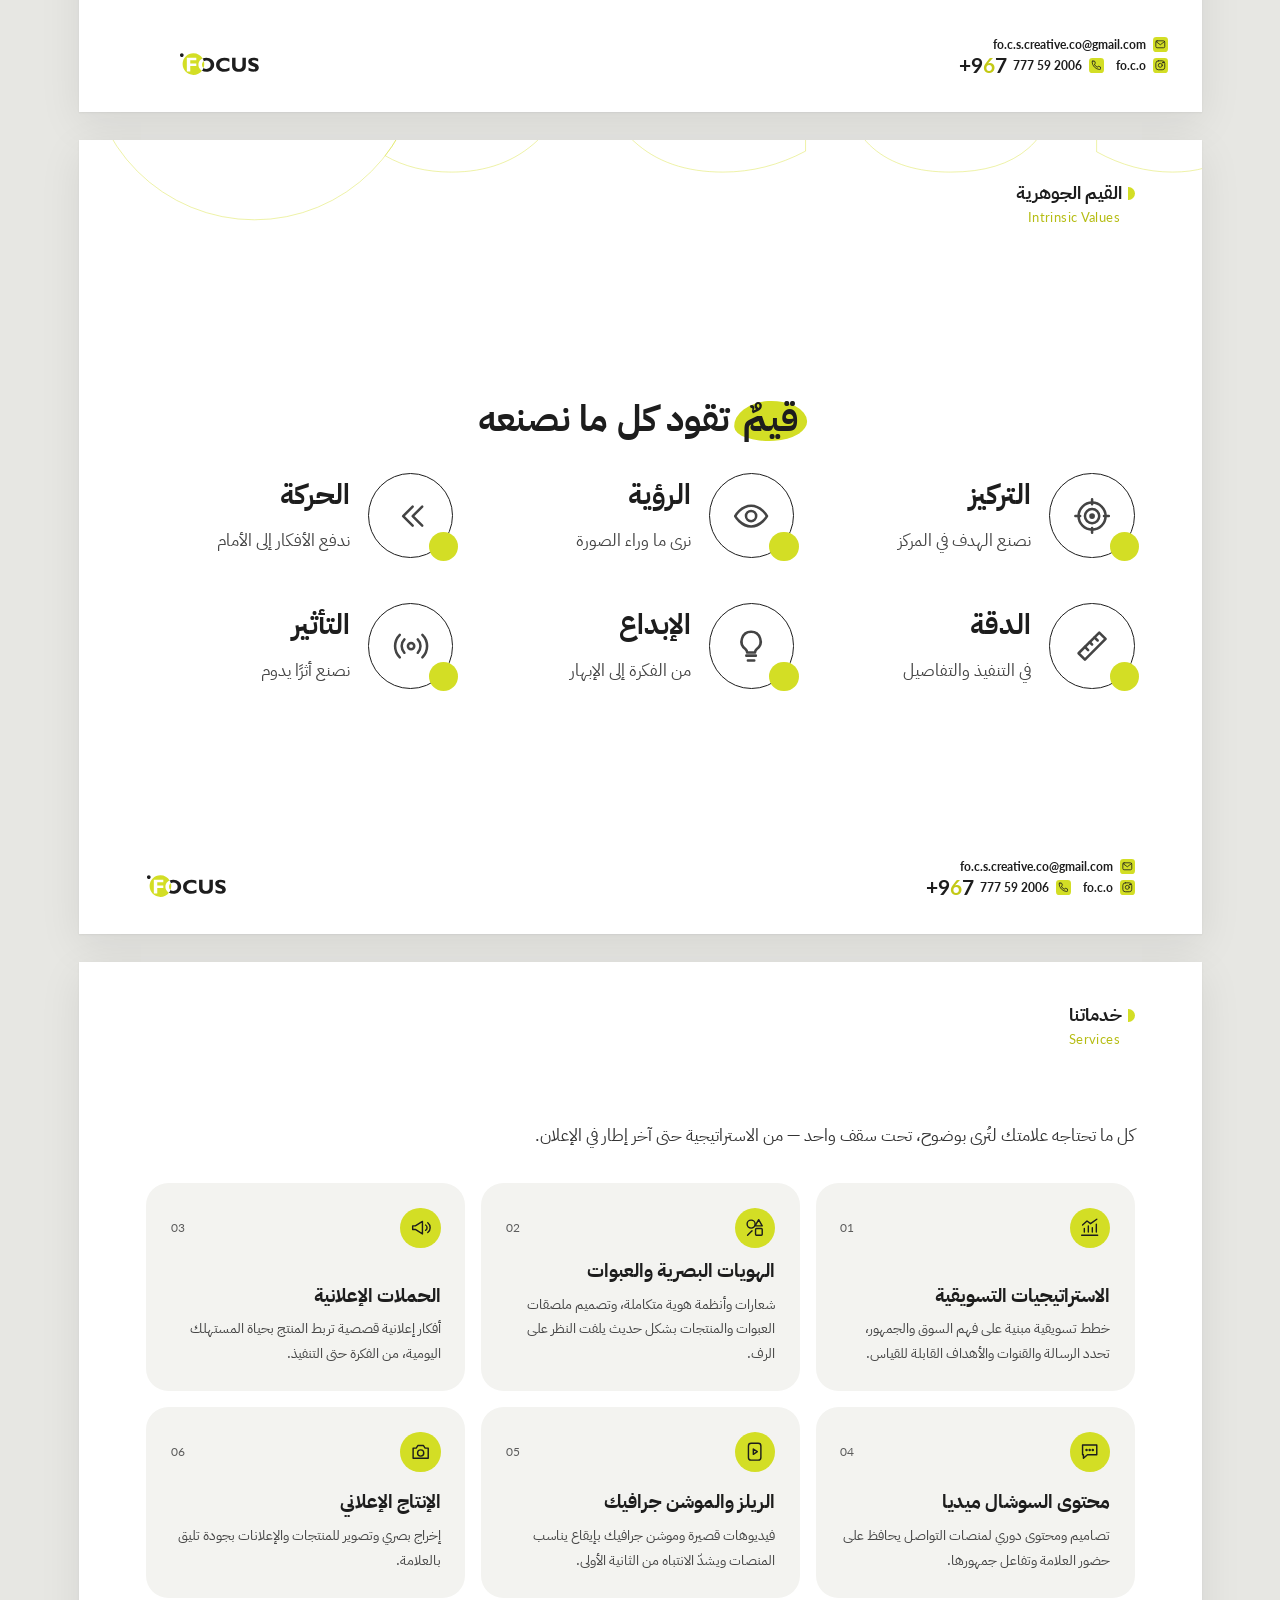
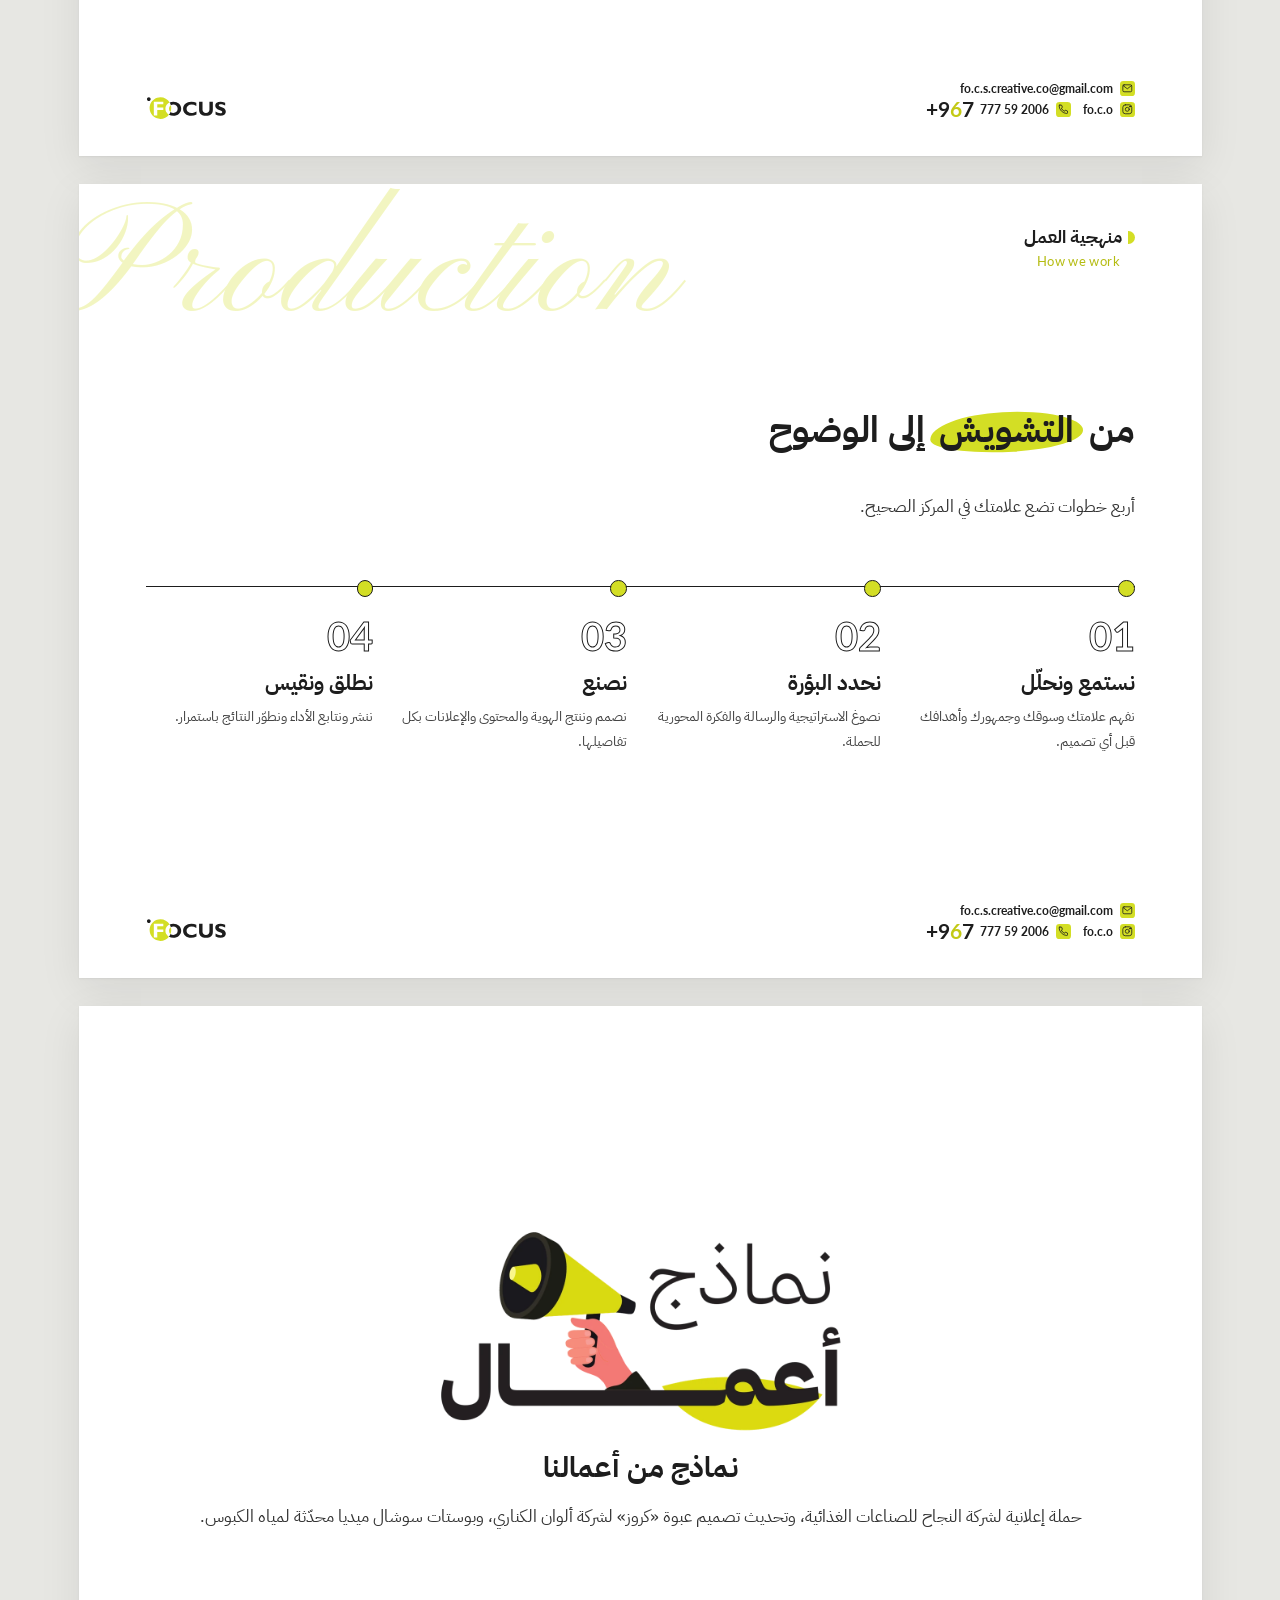
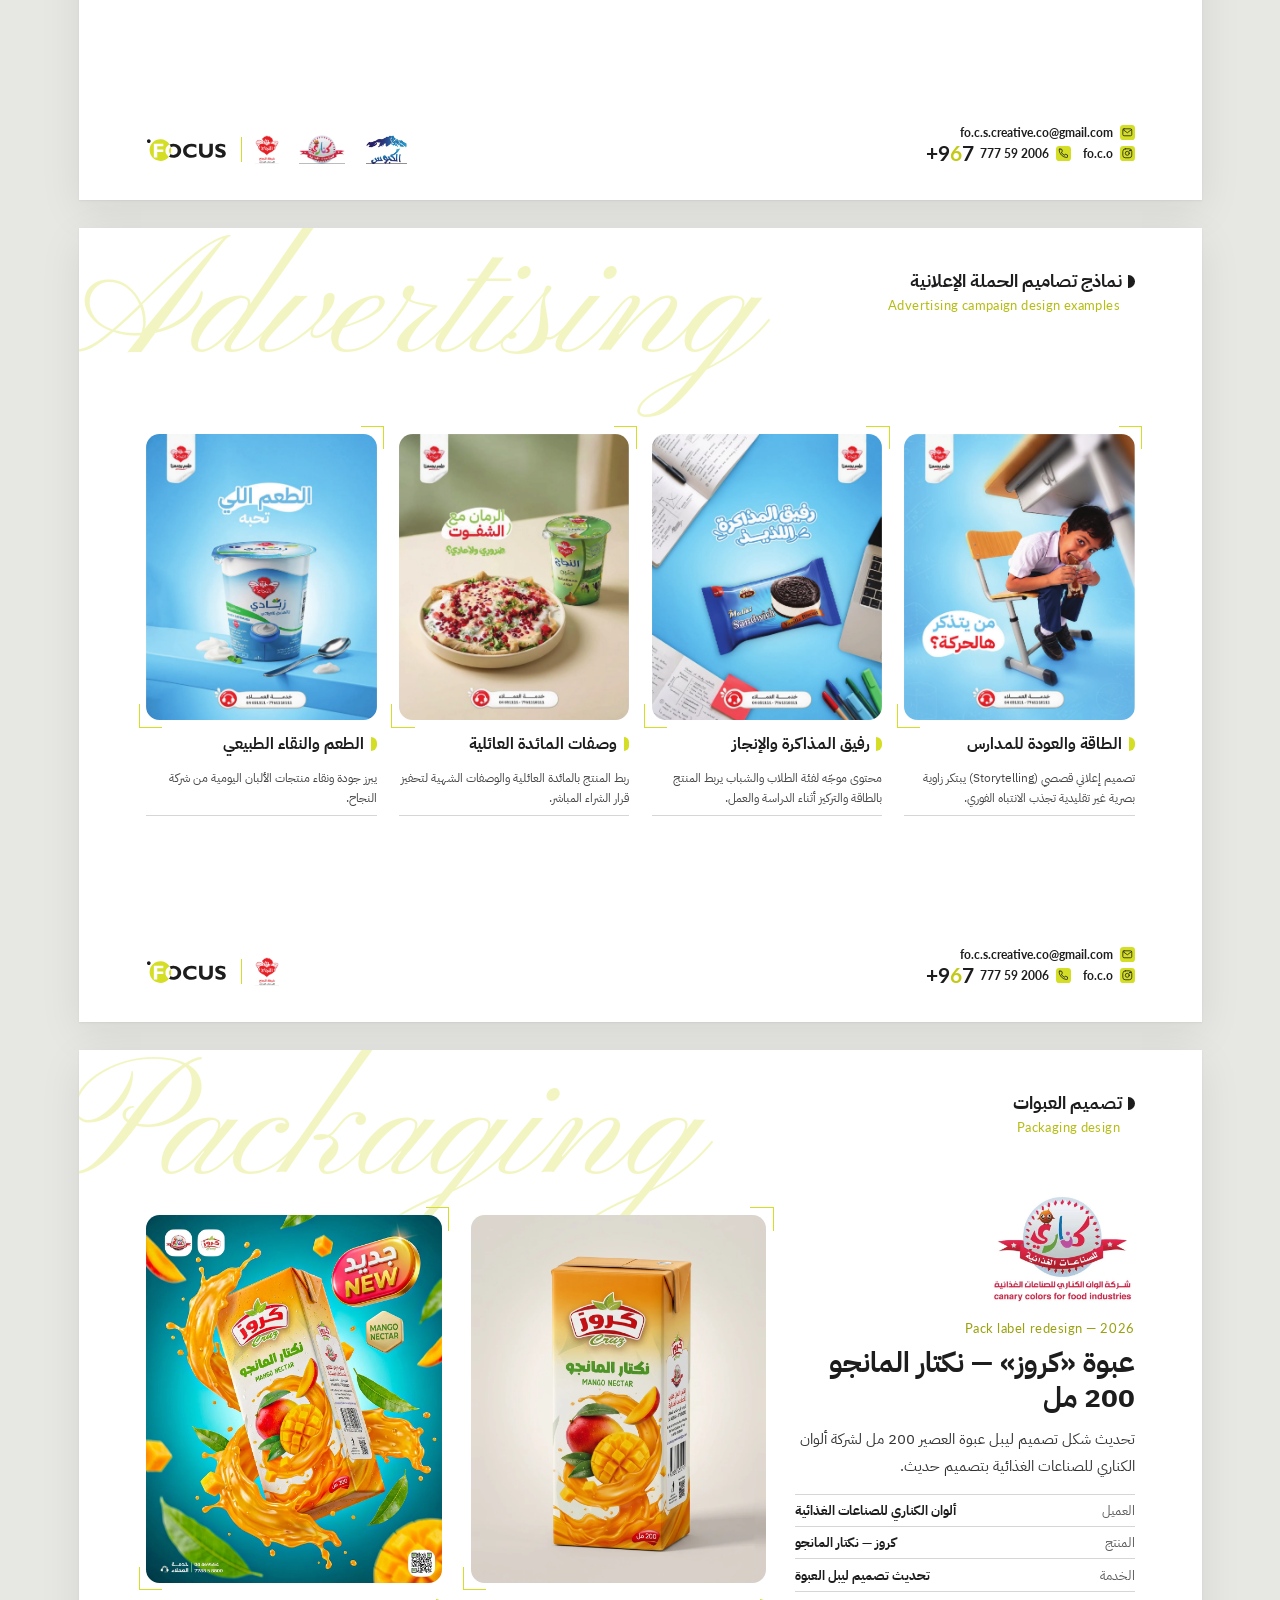
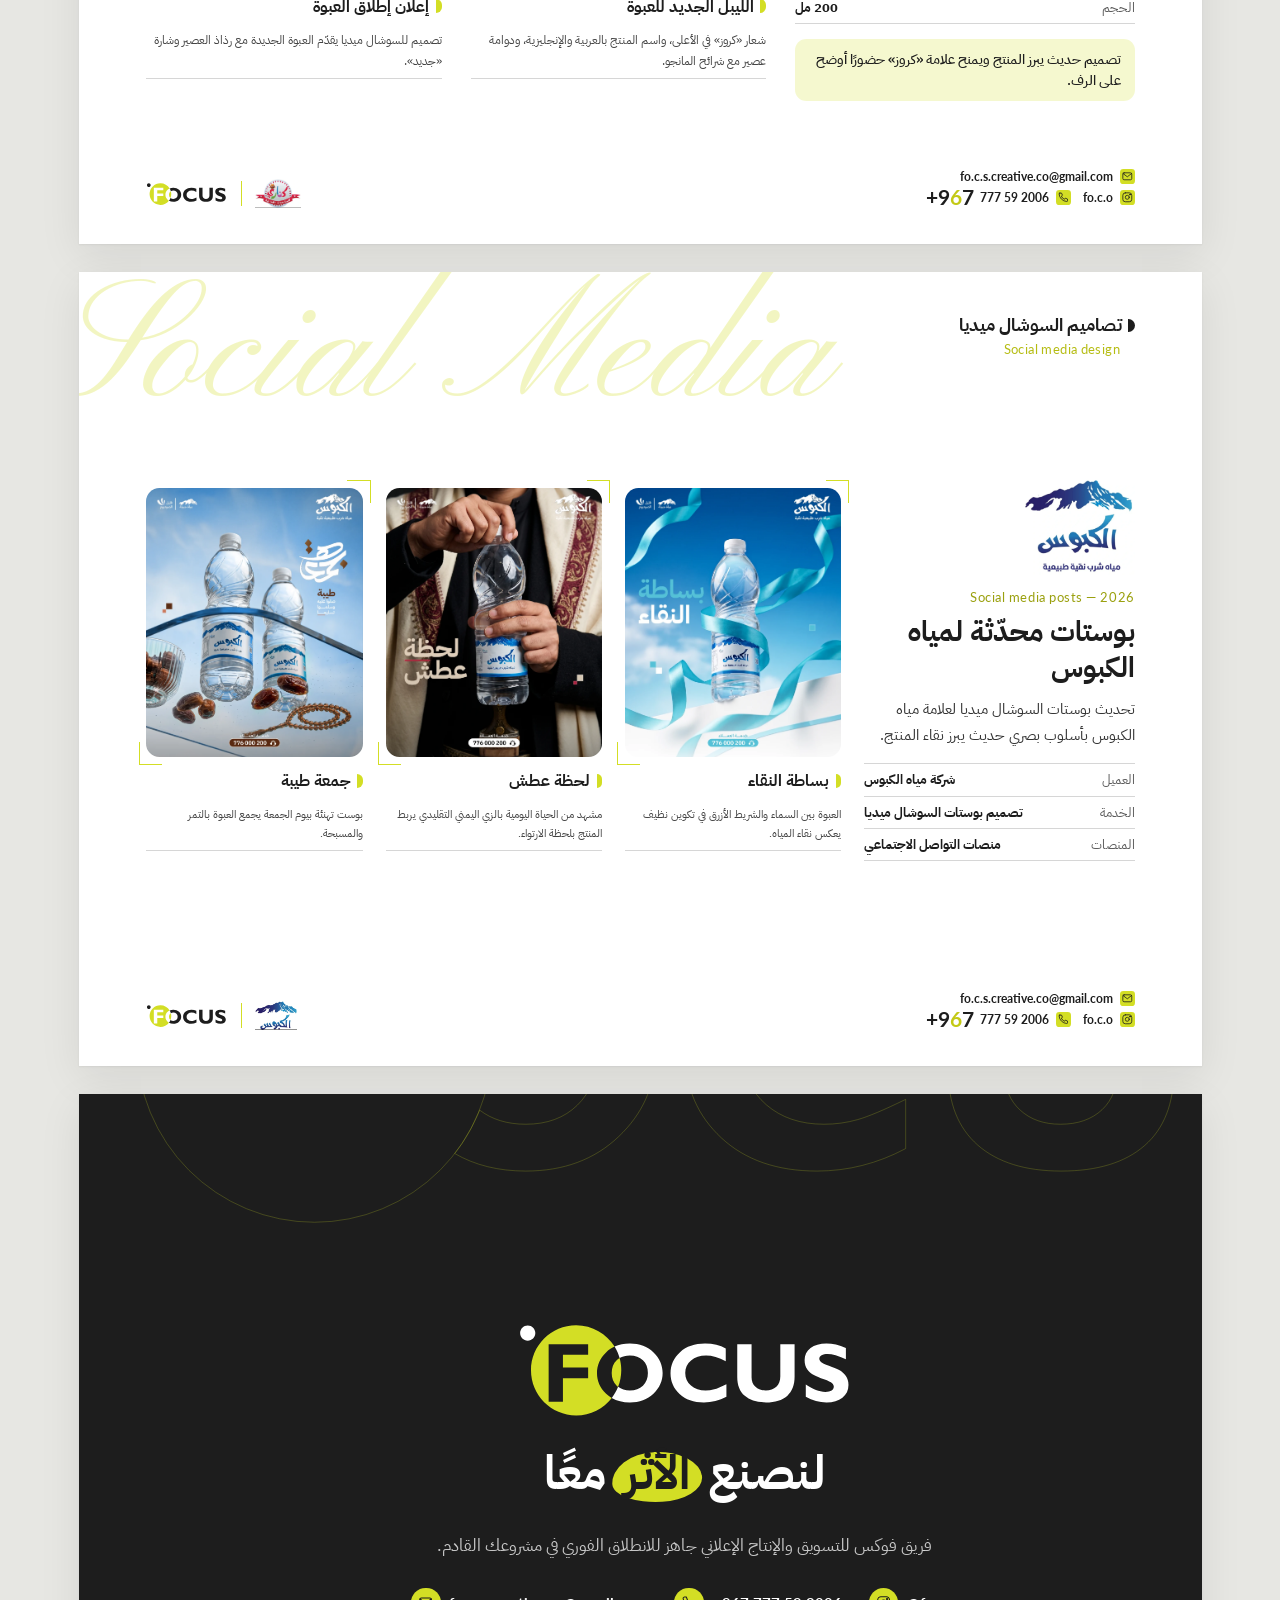
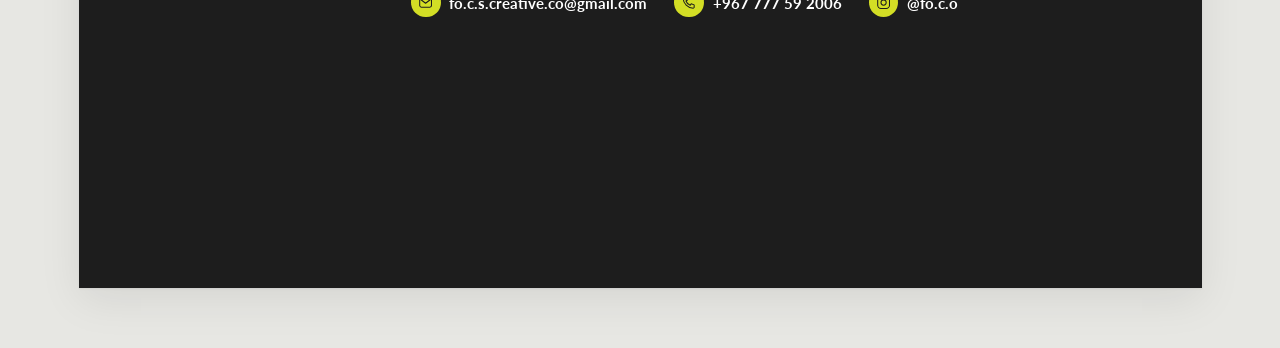
<file: profile.html>
<!DOCTYPE html>
<html lang="ar" dir="rtl">
<head>
<meta charset="utf-8">
<meta name="viewport" content="width=device-width, initial-scale=1">
<title>الملف التعريفي | FOCUS — فوكس للتسويق والإنتاج الإعلاني</title>
<meta name="description" content="الملف التعريفي لمؤسسة فوكس للتسويق والإنتاج الإعلاني — من نحن، القيم، الخدمات، منهجية العمل، ونماذج الأعمال.">
<meta name="theme-color" content="#1D1D1D">
<meta property="og:title" content="الملف التعريفي — FOCUS">
<meta property="og:image" content="/assets/img/og-cover.jpg">
<link rel="icon" href="favicon.svg" type="image/svg+xml">
<link rel="preconnect" href="https://fonts.googleapis.com">
<link rel="preconnect" href="https://fonts.gstatic.com" crossorigin>
<link href="https://fonts.googleapis.com/css2?family=IBM+Plex+Sans+Arabic:wght@300;400;500;700&family=Lato:wght@400;700&family=Pinyon+Script&display=swap" rel="stylesheet">
<link rel="stylesheet" href="css/profile.css">
</head>
<body>
<svg width="0" height="0" style="position:absolute" aria-hidden="true"><defs><symbol id="logo" viewBox="286 182 270 80"><path style="fill:var(--lg-a,#D3DE25)" d="M343.81 209.9H323.61V220.16H343.81V228.59H323.61V247.44H312.16V201.48H343.81ZM350.89 224.47C350.89 218.18 353.31 212.68 358.17 207.96C360.19 206 362.46 204.46 364.99 203.32C358.62 192.99 347.2 186.11 334.18 186.11C314.2 186.11 298 202.3 298 222.28C298 242.26 314.2 258.46 334.18 258.46C345.8 258.46 356.14 252.98 362.76 244.46C361.13 243.51 359.62 242.38 358.22 241.05C353.33 236.41 350.89 230.88 350.89 224.47"/><path style="fill:var(--lg-a,#D3DE25)" d="M362.7 224.47C362.7 228.66 364.03 232.05 366.69 234.62C367.05 234.97 367.43 235.3 367.82 235.6C369.46 231.48 370.36 226.98 370.36 222.28C370.36 218.9 369.89 215.63 369.02 212.52C368.18 213.03 367.41 213.62 366.69 214.31C364.03 216.88 362.7 220.26 362.7 224.47"/><path style="fill:var(--lg-b,#fff)" d="M377.23 200.89C372.64 200.89 368.56 201.7 364.99 203.32C366.74 206.15 368.11 209.24 369.02 212.52C371.3 211.15 374.04 210.46 377.23 210.46C381.58 210.46 385.07 211.74 387.73 214.31C390.38 216.88 391.71 220.26 391.71 224.47C391.71 228.66 390.38 232.05 387.73 234.62C385.07 237.2 381.58 238.49 377.23 238.49C373.46 238.49 370.33 237.52 367.82 235.6C366.55 238.8 364.84 241.78 362.76 244.46C366.85 246.83 371.67 248.03 377.23 248.03C384.93 248.03 391.24 245.69 396.15 241.02C401.06 236.35 403.52 230.84 403.52 224.47C403.52 218.2 401.09 212.7 396.25 207.98C391.4 203.25 385.06 200.89 377.23 200.89 M438 238.49C433.21 238.49 429.29 237.16 426.23 234.51C423.18 231.86 421.64 228.49 421.64 224.41C421.64 220.35 423.2 217.01 426.3 214.39C429.4 211.77 433.4 210.46 438.29 210.46C443.27 210.46 448.54 212.03 454.11 215.16V204.93C449.57 202.23 444.03 200.89 437.47 200.89C429.25 200.89 422.58 203.19 417.48 207.8C412.39 212.4 409.84 218 409.84 224.61C409.84 231.21 412.25 236.76 417.09 241.27C421.93 245.77 428.42 248.03 436.58 248.03C442.88 248.03 448.89 246.5 454.64 243.45V233.42C450.3 235.55 447.03 236.93 444.84 237.55C442.64 238.18 440.36 238.49 438 238.49 M497.83 227.11C497.83 230.75 496.77 233.55 494.66 235.53C492.54 237.5 489.72 238.49 486.19 238.49C482.79 238.49 480.04 237.52 477.95 235.59C475.85 233.66 474.8 231.1 474.8 227.89V201.48H463.32V227.63C463.32 234.21 465.34 239.25 469.36 242.77C473.39 246.27 479.04 248.03 486.32 248.03C493.69 248.03 499.36 246.3 503.33 242.83C507.3 239.36 509.28 234.28 509.28 227.57V201.48H497.83Z M550.25 226.68C548.77 224.73 547.01 223.21 544.97 222.14C542.93 221.06 540.21 219.9 536.82 218.65C533.42 217.4 531.28 216.38 530.4 215.59C529.52 214.8 529.09 213.97 529.09 213.09C529.09 211.95 529.7 211.04 530.91 210.34C532.13 209.65 533.77 209.31 535.83 209.31C539.45 209.31 544.3 210.68 550.4 213.42V204.44C544.94 202.07 539.75 200.89 534.84 200.89C529.51 200.89 525.26 202.1 522.08 204.52C518.9 206.95 517.31 210.13 517.31 214.08C517.31 217.13 518.04 219.63 519.5 221.59C520.95 223.54 522.68 225.04 524.69 226.09C526.7 227.14 529.42 228.29 532.85 229.51C536.28 230.74 538.45 231.78 539.35 232.64C540.25 233.49 540.7 234.4 540.7 235.37C540.7 238.19 538.45 239.61 533.95 239.61C531.3 239.61 528.79 239.14 526.42 238.19C524.05 237.25 521.33 235.75 518.26 233.68V243.59C523.61 246.55 529.14 248.03 534.84 248.03C540.13 248.03 544.39 246.77 547.62 244.25C550.86 241.72 552.47 238.34 552.47 234.08C552.47 231.1 551.73 228.63 550.25 226.68 M295.39 198.6C292.03 198.6 289.3 195.88 289.3 192.51C289.3 189.15 292.03 186.43 295.39 186.43C298.76 186.43 301.48 189.15 301.48 192.51C301.48 195.88 298.76 198.6 295.39 198.6"/></symbol><symbol id="outline" viewBox="286 182 270 80"><g fill="none" stroke="currentColor" stroke-width="1" vector-effect="non-scaling-stroke"><path vector-effect="non-scaling-stroke" d="M298 222.28a36.18 36.18 0 1 0 72.36 0a36.18 36.18 0 1 0 -72.36 0Z"/><path vector-effect="non-scaling-stroke" d="M377.23 200.89C372.64 200.89 368.56 201.7 364.99 203.32C366.74 206.15 368.11 209.24 369.02 212.52C371.3 211.15 374.04 210.46 377.23 210.46C381.58 210.46 385.07 211.74 387.73 214.31C390.38 216.88 391.71 220.26 391.71 224.47C391.71 228.66 390.38 232.05 387.73 234.62C385.07 237.2 381.58 238.49 377.23 238.49C373.46 238.49 370.33 237.52 367.82 235.6C366.55 238.8 364.84 241.78 362.76 244.46C366.85 246.83 371.67 248.03 377.23 248.03C384.93 248.03 391.24 245.69 396.15 241.02C401.06 236.35 403.52 230.84 403.52 224.47C403.52 218.2 401.09 212.7 396.25 207.98C391.4 203.25 385.06 200.89 377.23 200.89 M438 238.49C433.21 238.49 429.29 237.16 426.23 234.51C423.18 231.86 421.64 228.49 421.64 224.41C421.64 220.35 423.2 217.01 426.3 214.39C429.4 211.77 433.4 210.46 438.29 210.46C443.27 210.46 448.54 212.03 454.11 215.16V204.93C449.57 202.23 444.03 200.89 437.47 200.89C429.25 200.89 422.58 203.19 417.48 207.8C412.39 212.4 409.84 218 409.84 224.61C409.84 231.21 412.25 236.76 417.09 241.27C421.93 245.77 428.42 248.03 436.58 248.03C442.88 248.03 448.89 246.5 454.64 243.45V233.42C450.3 235.55 447.03 236.93 444.84 237.55C442.64 238.18 440.36 238.49 438 238.49 M497.83 227.11C497.83 230.75 496.77 233.55 494.66 235.53C492.54 237.5 489.72 238.49 486.19 238.49C482.79 238.49 480.04 237.52 477.95 235.59C475.85 233.66 474.8 231.1 474.8 227.89V201.48H463.32V227.63C463.32 234.21 465.34 239.25 469.36 242.77C473.39 246.27 479.04 248.03 486.32 248.03C493.69 248.03 499.36 246.3 503.33 242.83C507.3 239.36 509.28 234.28 509.28 227.57V201.48H497.83Z M550.25 226.68C548.77 224.73 547.01 223.21 544.97 222.14C542.93 221.06 540.21 219.9 536.82 218.65C533.42 217.4 531.28 216.38 530.4 215.59C529.52 214.8 529.09 213.97 529.09 213.09C529.09 211.95 529.7 211.04 530.91 210.34C532.13 209.65 533.77 209.31 535.83 209.31C539.45 209.31 544.3 210.68 550.4 213.42V204.44C544.94 202.07 539.75 200.89 534.84 200.89C529.51 200.89 525.26 202.1 522.08 204.52C518.9 206.95 517.31 210.13 517.31 214.08C517.31 217.13 518.04 219.63 519.5 221.59C520.95 223.54 522.68 225.04 524.69 226.09C526.7 227.14 529.42 228.29 532.85 229.51C536.28 230.74 538.45 231.78 539.35 232.64C540.25 233.49 540.7 234.4 540.7 235.37C540.7 238.19 538.45 239.61 533.95 239.61C531.3 239.61 528.79 239.14 526.42 238.19C524.05 237.25 521.33 235.75 518.26 233.68V243.59C523.61 246.55 529.14 248.03 534.84 248.03C540.13 248.03 544.39 246.77 547.62 244.25C550.86 241.72 552.47 238.34 552.47 234.08C552.47 231.1 551.73 228.63 550.25 226.68"/></g></symbol><path id="mark-disc" fill="#D3DE25" fill-rule="evenodd" d="M298 222.28a36.18 36.18 0 1 0 72.36 0a36.18 36.18 0 1 0 -72.36 0Z M343.81 209.9H323.61V220.16H343.81V228.59H323.61V247.44H312.16V201.48H343.81Z"/><clipPath id="mk-clip"><circle cx="333.88" cy="222.62" r="36.1"/></clipPath><g id="mark-official"><g clip-path="url(#mk-clip)"><circle cx="333.88" cy="222.62" r="36.1" style="fill:var(--mk-bg,#1D1D1D)"/><path fill="#D3DE25" d="M343.81 209.9H323.61V220.16H343.81V228.59H323.61V247.44H312.16V201.48H343.81ZM350.89 224.47C350.89 218.18 353.31 212.68 358.17 207.96C360.19 206 362.46 204.46 364.99 203.32C358.62 192.99 347.2 186.11 334.18 186.11C314.2 186.11 298 202.3 298 222.28C298 242.26 314.2 258.46 334.18 258.46C345.8 258.46 356.14 252.98 362.76 244.46C361.13 243.51 359.62 242.38 358.22 241.05C353.33 236.41 350.89 230.88 350.89 224.47"/><path fill="#D3DE25" d="M362.7 224.47C362.7 228.66 364.03 232.05 366.69 234.62C367.05 234.97 367.43 235.3 367.82 235.6C369.46 231.48 370.36 226.98 370.36 222.28C370.36 218.9 369.89 215.63 369.02 212.52C368.18 213.03 367.41 213.62 366.69 214.31C364.03 216.88 362.7 220.26 362.7 224.47"/><path style="fill:var(--mk-o,#fff)" d="M377.23 200.89C372.64 200.89 368.56 201.7 364.99 203.32C366.74 206.15 368.11 209.24 369.02 212.52C371.3 211.15 374.04 210.46 377.23 210.46C381.58 210.46 385.07 211.74 387.73 214.31C390.38 216.88 391.71 220.26 391.71 224.47C391.71 228.66 390.38 232.05 387.73 234.62C385.07 237.2 381.58 238.49 377.23 238.49C373.46 238.49 370.33 237.52 367.82 235.6C366.55 238.8 364.84 241.78 362.76 244.46C366.85 246.83 371.67 248.03 377.23 248.03C384.93 248.03 391.24 245.69 396.15 241.02C401.06 236.35 403.52 230.84 403.52 224.47C403.52 218.2 401.09 212.7 396.25 207.98C391.4 203.25 385.06 200.89 377.23 200.89"/></g></g><path id="mark-dot" style="fill:var(--mk-dot,#fff)" d="M295.39 198.6C292.03 198.6 289.3 195.88 289.3 192.51C289.3 189.15 292.03 186.43 295.39 186.43C298.76 186.43 301.48 189.15 301.48 192.51C301.48 195.88 298.76 198.6 295.39 198.6"/><symbol id="i-target" viewBox="0 0 24 24" fill="none" stroke="currentColor" stroke-width="1.6" stroke-linecap="round" stroke-linejoin="round"><circle cx="12" cy="12" r="8.5"/><circle cx="12" cy="12" r="4.5"/><circle cx="12" cy="12" r="1" fill="currentColor"/><path d="M12 1.5v3M12 19.5v3M1.5 12h3M19.5 12h3"/></symbol><symbol id="i-eye" viewBox="0 0 24 24" fill="none" stroke="currentColor" stroke-width="1.6" stroke-linecap="round" stroke-linejoin="round"><path d="M2 12s3.6-6.5 10-6.5S22 12 22 12s-3.6 6.5-10 6.5S2 12 2 12z"/><circle cx="12" cy="12" r="3.2"/></symbol><symbol id="i-forward" viewBox="0 0 24 24" fill="none" stroke="currentColor" stroke-width="1.6" stroke-linecap="round" stroke-linejoin="round"><path d="M13 6l-6 6 6 6M19 6l-6 6 6 6"/></symbol><symbol id="i-ruler" viewBox="0 0 24 24" fill="none" stroke="currentColor" stroke-width="1.6" stroke-linecap="round" stroke-linejoin="round"><path d="M3.5 16.5L16.5 3.5l4 4-13 13z"/><path d="M7.5 12.5l2 2M10.5 9.5l1.5 1.5M13.5 6.5l2 2"/></symbol><symbol id="i-bulb" viewBox="0 0 24 24" fill="none" stroke="currentColor" stroke-width="1.6" stroke-linecap="round" stroke-linejoin="round"><path d="M9 18h6M10 21h4"/><path d="M12 3a6 6 0 0 0-3.6 10.8c.7.6 1.1 1.3 1.1 2.1V16h5v-.1c0-.8.4-1.5 1.1-2.1A6 6 0 0 0 12 3z"/></symbol><symbol id="i-waves" viewBox="0 0 24 24" fill="none" stroke="currentColor" stroke-width="1.6" stroke-linecap="round" stroke-linejoin="round"><circle cx="12" cy="12" r="2"/><path d="M7.8 7.8a6 6 0 0 0 0 8.4M16.2 7.8a6 6 0 0 1 0 8.4M4.9 4.9a10 10 0 0 0 0 14.2M19.1 4.9a10 10 0 0 1 0 14.2"/></symbol><symbol id="i-chart" viewBox="0 0 24 24" fill="none" stroke="currentColor" stroke-width="1.6" stroke-linecap="round" stroke-linejoin="round"><path d="M3 20.5h18"/><path d="M6 17v-4M10.5 17v-7M15 17v-5M19.5 17V8"/><path d="M4 9l5-4.5 4 3 7-5"/></symbol><symbol id="i-shapes" viewBox="0 0 24 24" fill="none" stroke="currentColor" stroke-width="1.6" stroke-linecap="round" stroke-linejoin="round"><circle cx="8" cy="8" r="4.5"/><rect x="13" y="13" width="7.5" height="7.5" rx="1"/><path d="M16.5 3l4 7h-8z"/><path d="M4 20.5l5-5"/></symbol><symbol id="i-mega" viewBox="0 0 24 24" fill="none" stroke="currentColor" stroke-width="1.6" stroke-linecap="round" stroke-linejoin="round"><path d="M3 10v4h3l8 5V5L6 10H3z"/><path d="M17.5 9a3.5 3.5 0 0 1 0 6M20 6.5a7 7 0 0 1 0 11"/></symbol><symbol id="i-social" viewBox="0 0 24 24" fill="none" stroke="currentColor" stroke-width="1.6" stroke-linecap="round" stroke-linejoin="round"><path d="M4 4.5h16v11H9.5L5 19.5v-4H4z"/><circle cx="8.5" cy="10" r=".6" fill="currentColor"/><circle cx="12" cy="10" r=".6" fill="currentColor"/><circle cx="15.5" cy="10" r=".6" fill="currentColor"/></symbol><symbol id="i-reel" viewBox="0 0 24 24" fill="none" stroke="currentColor" stroke-width="1.6" stroke-linecap="round" stroke-linejoin="round"><rect x="5" y="2.5" width="14" height="19" rx="3"/><path d="M10.5 9l4.5 3-4.5 3z"/></symbol><symbol id="i-camera" viewBox="0 0 24 24" fill="none" stroke="currentColor" stroke-width="1.6" stroke-linecap="round" stroke-linejoin="round"><path d="M3.5 8h3.5l2-3h6l2 3h3.5v11.5h-17z"/><circle cx="12" cy="13.5" r="3.5"/></symbol><symbol id="i-arrow" viewBox="0 0 24 24" fill="none" stroke="currentColor" stroke-width="1.6" stroke-linecap="round" stroke-linejoin="round"><path d="M20 12H5M11 5.5L4.5 12 11 18.5"/></symbol><symbol id="i-chev" viewBox="0 0 24 24" fill="none" stroke="currentColor" stroke-width="1.6" stroke-linecap="round" stroke-linejoin="round"><path d="M9 5l7 7-7 7"/></symbol><symbol id="i-close" viewBox="0 0 24 24" fill="none" stroke="currentColor" stroke-width="1.6" stroke-linecap="round" stroke-linejoin="round"><path d="M6 6l12 12M18 6L6 18"/></symbol><symbol id="i-up" viewBox="0 0 24 24" fill="none" stroke="currentColor" stroke-width="1.6" stroke-linecap="round" stroke-linejoin="round"><path d="M12 19V5M5.5 11.5L12 5l6.5 6.5"/></symbol><symbol id="i-plus" viewBox="0 0 24 24" fill="none" stroke="currentColor" stroke-width="1.6" stroke-linecap="round" stroke-linejoin="round"><path d="M12 5v14M5 12h14"/></symbol><symbol id="i-doc" viewBox="0 0 24 24" fill="none" stroke="currentColor" stroke-width="1.6" stroke-linecap="round" stroke-linejoin="round"><path d="M6 2.5h8l4.5 4.5v14.5H6z"/><path d="M14 2.5V7h4.5M9 12h6M9 15.5h6"/></symbol><symbol id="i-print" viewBox="0 0 24 24" fill="none" stroke="currentColor" stroke-width="1.6" stroke-linecap="round" stroke-linejoin="round"><path d="M6.5 9V3h11v6"/><rect x="3" y="9" width="18" height="8" rx="2"/><path d="M6.5 14h11v7h-11z"/></symbol><symbol id="i-mail" viewBox="0 0 24 24" fill="none" stroke="currentColor" stroke-width="1.6" stroke-linecap="round" stroke-linejoin="round"><rect x="3" y="5" width="18" height="14" rx="2.5"/><path d="M3.5 6.5l8.5 6.5 8.5-6.5"/></symbol><symbol id="i-phone" viewBox="0 0 24 24" fill="none" stroke="currentColor" stroke-width="1.6" stroke-linecap="round" stroke-linejoin="round"><path d="M5 3.5h3.5l1.8 4.5-2.3 1.5a11 11 0 0 0 6.5 6.5l1.5-2.3 4.5 1.8V19a1.5 1.5 0 0 1-1.6 1.5A16.5 16.5 0 0 1 3.5 5.1 1.5 1.5 0 0 1 5 3.5z"/></symbol><symbol id="i-chat" viewBox="0 0 24 24" fill="none" stroke="currentColor" stroke-width="1.6" stroke-linecap="round" stroke-linejoin="round"><path d="M20.5 11.7a8.5 8.5 0 0 1-12.4 7.6L3.5 20.5l1.3-4.4a8.5 8.5 0 1 1 15.7-4.4z"/><path d="M9 9.5c0 3 2.5 5.5 5.5 5.5l1-1.5-1.8-1-1 .8a4 4 0 0 1-2-2l.8-1-1-1.8z"/></symbol><symbol id="i-insta" viewBox="0 0 24 24" fill="none" stroke="currentColor" stroke-width="1.6" stroke-linecap="round" stroke-linejoin="round"><rect x="3" y="3" width="18" height="18" rx="5"/><circle cx="12" cy="12" r="4"/><circle cx="17.3" cy="6.7" r=".9" fill="currentColor"/></symbol></defs></svg>
<div class="bar">
  <svg class="logo" viewBox="0 0 270 80" aria-label="FOCUS"><use href="#logo"/></svg>
  <span class="t">الملف التعريفي · Company Profile 2026</span>
  <a href="index.html"><svg><use href="#i-arrow"/></svg><span>العودة للموقع</span></a>
  <button type="button" id="printBtn"><svg><use href="#i-print"/></svg>طباعة / حفظ PDF</button>
</div>

<main class="pages">

  <!-- 1 الغلاف -->
  <section class="page cover">
    <svg class="outline" viewBox="0 0 270 80" style="width:118cqw;left:-10cqw;bottom:-21cqw" aria-hidden="true"><use href="#outline"/></svg>
    <div class="top">
      <div class="lbl"><b>الملف التعريفي</b><span><b style="display:inline;font-size:inherit">Company</b> Profile — 2026</span></div>
      <svg viewBox="0 0 270 80" aria-label="FOCUS"><use href="#logo"/></svg>
    </div>
    <div class="center">
      <div class="lensmark" aria-hidden="true">
        <svg viewBox="0 0 200 200">
          <circle cx="100" cy="100" r="98" fill="none" stroke="rgba(29,29,29,.25)" stroke-dasharray="1.5 5"/>
          <circle cx="100" cy="100" r="84" fill="none" stroke="#D3DE25" stroke-width="1.2" stroke-dasharray="46 8 2 8"/>
          <g transform="translate(100 100) scale(1.94) translate(-333.88 -222.62)" style="--mk-bg:#fff;--mk-o:#1D1D1D;--mk-dot:#1D1D1D"><use href="#mark-official"/><use href="#mark-dot"/></g>
        </svg>
      </div>
      <h1 class="h1">نضع علامتك في <span class="brush">بؤرة</span> التركيز</h1>
      <p class="lead">فوكس للتسويق والإنتاج الإعلاني — استراتيجيات، هويات بصرية، تصميم عبوات، حملات إعلانية ومحتوى رقمي</p>
      <p class="spaced">MARKETING AND ADVERTISING PRODUCTION</p>
    </div>
    <div class="pf" style="justify-content:flex-end"><div class="ct"><span class="m">fo.c.s.creative.co@gmail.com <svg><use href="#i-mail"/></svg></span><span class="p"><big>+9<em>6</em>7</big> 777 59 2006 <svg><use href="#i-phone"/></svg>&nbsp;&nbsp;fo.c.o <svg><use href="#i-insta"/></svg></span></div></div>
  </section>

  <!-- 2 من نحن -->
  <section class="page">
    <div class="ph"><b><i class="tick l"></i>من نحن</b><span>About us</span></div>
    <span class="script" style="font-size:16cqw;left:-3cqw;top:2cqw">Focus</span>
    <div class="in cv">
      <div class="cols">
        <div class="body">
          <p class="quote">الأفكار الأقوى ليست الأعلى صوتًا، بل تلك التي توضع في بؤرة التركيز الصحيحة.</p>
          <p>فوكس مؤسسة متخصصة في التسويق والإنتاج الإعلاني. نعمل مع العلامات التجارية من الفكرة الأولى حتى لحظة ظهورها أمام الجمهور: نحلّل السوق، ونبني الاستراتيجية، ونصمم الهوية، وننتج الحملة والمحتوى.</p>
          <p>اسمنا هو منهجنا: نزيل التشويش، ونحدد ما يهم، ثم نضعه في المركز. لذلك تأتي أعمالنا واضحة وواثقة، ومصممة لتصنع أثرًا يدوم.</p>
        </div>
        <div>
          <p class="idea-t">فكرة الهوية — العدسة ونقطة التركيز</p>
          <ul class="idea">
            <li><b>الدائرة</b><i></i><span>العدسة · الاكتمال · الحضور القوي</span></li>
            <li><b>فتحة التركيز</b><i></i><span>التبصّر · الاتجاه · الملاحظة</span></li>
            <li><b>حرف F</b><i></i><span>FOCUS · التقدّم · المحاذاة</span></li>
            <li><b>اللون الليموني</b><i></i><span>الطاقة · الجذب · الابتكار</span></li>
            <li><b>التباين والفراغ</b><i></i><span>الوضوح · الثقة · الفخامة</span></li>
          </ul>
        </div>
      </div>
    </div>
    <div class="pf"><div class="lg"><svg viewBox="0 0 270 80" aria-label="FOCUS"><use href="#logo"/></svg></div><div class="ct"><span class="m">fo.c.s.creative.co@gmail.com <svg><use href="#i-mail"/></svg></span><span class="p"><big>+9<em>6</em>7</big> 777 59 2006 <svg><use href="#i-phone"/></svg>&nbsp;&nbsp;fo.c.o <svg><use href="#i-insta"/></svg></span></div></div>
  </section>

  <!-- 3 القيم -->
  <section class="page">
    <svg class="outline" viewBox="0 0 270 80" style="width:110cqw;left:-4cqw;top:-24cqw;color:rgba(211,222,37,.4)" aria-hidden="true"><use href="#outline"/></svg>
    <div class="ph"><b><i class="tick l"></i>القيم الجوهرية</b><span>Intrinsic Values</span></div>
    <div class="in cv">
      <p class="h2 center-title"><span class="brush">قيمٌ</span> تقود كل ما نصنعه</p>
      <div class="values">
        <div class="v"><span class="ic"><svg><use href="#i-target"/></svg></span><b>التركيز</b><span>نصنع الهدف في المركز</span></div>
        <div class="v"><span class="ic"><svg><use href="#i-eye"/></svg></span><b>الرؤية</b><span>نرى ما وراء الصورة</span></div>
        <div class="v"><span class="ic"><svg><use href="#i-forward"/></svg></span><b>الحركة</b><span>ندفع الأفكار إلى الأمام</span></div>
        <div class="v"><span class="ic"><svg><use href="#i-ruler"/></svg></span><b>الدقة</b><span>في التنفيذ والتفاصيل</span></div>
        <div class="v"><span class="ic"><svg><use href="#i-bulb"/></svg></span><b>الإبداع</b><span>من الفكرة إلى الإبهار</span></div>
        <div class="v"><span class="ic"><svg><use href="#i-waves"/></svg></span><b>التأثير</b><span>نصنع أثرًا يدوم</span></div>
      </div>
    </div>
    <div class="pf"><div class="lg"><svg viewBox="0 0 270 80" aria-label="FOCUS"><use href="#logo"/></svg></div><div class="ct"><span class="m">fo.c.s.creative.co@gmail.com <svg><use href="#i-mail"/></svg></span><span class="p"><big>+9<em>6</em>7</big> 777 59 2006 <svg><use href="#i-phone"/></svg>&nbsp;&nbsp;fo.c.o <svg><use href="#i-insta"/></svg></span></div></div>
  </section>

  <!-- 4 الخدمات -->
  <section class="page">
    <div class="ph"><b><i class="tick l"></i>خدماتنا</b><span>Services</span></div>
    <div class="in cv">
      <p class="lead" style="max-width:60cqw">كل ما تحتاجه علامتك لتُرى بوضوح، تحت سقف واحد — من الاستراتيجية حتى آخر إطار في الإعلان.</p>
      <div class="svc">
        <div class="s"><div class="top"><span class="ic"><svg><use href="#i-chart"/></svg></span><span class="n">01</span></div><b>الاستراتيجيات التسويقية</b><p>خطط تسويقية مبنية على فهم السوق والجمهور، تحدد الرسالة والقنوات والأهداف القابلة للقياس.</p></div>
        <div class="s"><div class="top"><span class="ic"><svg><use href="#i-shapes"/></svg></span><span class="n">02</span></div><b>الهويات البصرية والعبوات</b><p>شعارات وأنظمة هوية متكاملة، وتصميم ملصقات العبوات والمنتجات بشكل حديث يلفت النظر على الرف.</p></div>
        <div class="s"><div class="top"><span class="ic"><svg><use href="#i-mega"/></svg></span><span class="n">03</span></div><b>الحملات الإعلانية</b><p>أفكار إعلانية قصصية تربط المنتج بحياة المستهلك اليومية، من الفكرة حتى التنفيذ.</p></div>
        <div class="s"><div class="top"><span class="ic"><svg><use href="#i-social"/></svg></span><span class="n">04</span></div><b>محتوى السوشال ميديا</b><p>تصاميم ومحتوى دوري لمنصات التواصل يحافظ على حضور العلامة وتفاعل جمهورها.</p></div>
        <div class="s"><div class="top"><span class="ic"><svg><use href="#i-reel"/></svg></span><span class="n">05</span></div><b>الريلز والموشن جرافيك</b><p>فيديوهات قصيرة وموشن جرافيك بإيقاع يناسب المنصات ويشدّ الانتباه من الثانية الأولى.</p></div>
        <div class="s"><div class="top"><span class="ic"><svg><use href="#i-camera"/></svg></span><span class="n">06</span></div><b>الإنتاج الإعلاني</b><p>إخراج بصري وتصوير للمنتجات والإعلانات بجودة تليق بالعلامة.</p></div>
      </div>
    </div>
    <div class="pf"><div class="lg"><svg viewBox="0 0 270 80" aria-label="FOCUS"><use href="#logo"/></svg></div><div class="ct"><span class="m">fo.c.s.creative.co@gmail.com <svg><use href="#i-mail"/></svg></span><span class="p"><big>+9<em>6</em>7</big> 777 59 2006 <svg><use href="#i-phone"/></svg>&nbsp;&nbsp;fo.c.o <svg><use href="#i-insta"/></svg></span></div></div>
  </section>

  <!-- 5 المنهجية -->
  <section class="page">
    <span class="script" style="font-size:14cqw;left:-2cqw;top:1cqw">Production</span>
    <div class="ph"><b><i class="tick l"></i>منهجية العمل</b><span>How we work</span></div>
    <div class="in cv">
      <p class="h2">من <span class="brush">التشويش</span> إلى الوضوح</p>
      <p class="lead" style="margin-top:.6cqw">أربع خطوات تضع علامتك في المركز الصحيح.</p>
      <ol class="steps">
        <li class="st"><span class="n">01</span><b>نستمع ونحلّل</b><p>نفهم علامتك وسوقك وجمهورك وأهدافك قبل أي تصميم.</p></li>
        <li class="st"><span class="n">02</span><b>نحدد البؤرة</b><p>نصوغ الاستراتيجية والرسالة والفكرة المحورية للحملة.</p></li>
        <li class="st"><span class="n">03</span><b>نصنع</b><p>نصمم وننتج الهوية والمحتوى والإعلانات بكل تفاصيلها.</p></li>
        <li class="st"><span class="n">04</span><b>نطلق ونقيس</b><p>ننشر ونتابع الأداء ونطوّر النتائج باستمرار.</p></li>
      </ol>
    </div>
    <div class="pf"><div class="lg"><svg viewBox="0 0 270 80" aria-label="FOCUS"><use href="#logo"/></svg></div><div class="ct"><span class="m">fo.c.s.creative.co@gmail.com <svg><use href="#i-mail"/></svg></span><span class="p"><big>+9<em>6</em>7</big> 777 59 2006 <svg><use href="#i-phone"/></svg>&nbsp;&nbsp;fo.c.o <svg><use href="#i-insta"/></svg></span></div></div>
  </section>

  <!-- 6 فاصل الأعمال -->
  <section class="page divider">
    <div class="center">
      <img class="mega" src="assets/img/megaphone.webp" alt="نماذج أعمال">
      <p class="h2">نماذج من أعمالنا</p>
      <p class="lead">حملة إعلانية لشركة النجاح للصناعات الغذائية، وتحديث تصميم عبوة «كروز» لشركة ألوان الكناري، وبوستات سوشال ميديا محدّثة لمياه الكبوس.</p>
    </div>
    <div class="pf"><div class="lg"><svg viewBox="0 0 270 80" aria-label="FOCUS"><use href="#logo"/></svg><i></i><img src="assets/img/client-najah.webp" alt="شركة النجاح"><img src="assets/img/client-canary-badge.webp" alt="ألوان الكناري"><img src="assets/img/client-kabous-badge.webp" alt="مياه الكبوس"></div><div class="ct"><span class="m">fo.c.s.creative.co@gmail.com <svg><use href="#i-mail"/></svg></span><span class="p"><big>+9<em>6</em>7</big> 777 59 2006 <svg><use href="#i-phone"/></svg>&nbsp;&nbsp;fo.c.o <svg><use href="#i-insta"/></svg></span></div></div>
  </section>

  <!-- 7 نماذج الحملة -->
  <section class="page">
    <span class="script" style="font-size:15cqw;left:-2cqw;top:0">Advertising</span>
    <div class="ph"><b><i class="tick"></i>نماذج تصاميم الحملة الإعلانية</b><span>Advertising campaign design examples</span></div>
    <div class="in cv">
      <div class="works">
        <div class="w"><div class="im"><img src="assets/img/najah-school.webp" alt="الطاقة والعودة للمدارس"></div><b>الطاقة والعودة للمدارس</b><p>تصميم إعلاني قصصي (Storytelling) يبتكر زاوية بصرية غير تقليدية تجذب الانتباه الفوري.</p></div>
        <div class="w"><div class="im"><img src="assets/img/najah-study.webp" alt="رفيق المذاكرة والإنجاز"></div><b>رفيق المذاكرة والإنجاز</b><p>محتوى موجّه لفئة الطلاب والشباب يربط المنتج بالطاقة والتركيز أثناء الدراسة والعمل.</p></div>
        <div class="w"><div class="im"><img src="assets/img/najah-family.webp" alt="وصفات المائدة العائلية"></div><b>وصفات المائدة العائلية</b><p>ربط المنتج بالمائدة العائلية والوصفات الشهية لتحفيز قرار الشراء المباشر.</p></div>
        <div class="w"><div class="im"><img src="assets/img/najah-dairy.webp" alt="الطعم والنقاء الطبيعي"></div><b>الطعم والنقاء الطبيعي</b><p>يبرز جودة ونقاء منتجات الألبان اليومية من شركة النجاح.</p></div>
      </div>
    </div>
    <div class="pf"><div class="lg"><svg viewBox="0 0 270 80" aria-label="FOCUS"><use href="#logo"/></svg><i></i><img src="assets/img/client-najah.webp" alt="شركة النجاح"></div><div class="ct"><span class="m">fo.c.s.creative.co@gmail.com <svg><use href="#i-mail"/></svg></span><span class="p"><big>+9<em>6</em>7</big> 777 59 2006 <svg><use href="#i-phone"/></svg>&nbsp;&nbsp;fo.c.o <svg><use href="#i-insta"/></svg></span></div></div>
  </section>

  <!-- 7ب ألوان الكناري — عبوة كروز -->
  <section class="page">
    <span class="script" style="font-size:15cqw;left:-2cqw;top:0">Packaging</span>
    <div class="ph"><b><i class="tick"></i>تصميم العبوات</b><span>Packaging design</span></div>
    <div class="in cv">
      <div class="pack">
        <div class="pack-txt">
          <img class="pack-logo" src="assets/img/client-canary.webp" alt="شركة ألوان الكناري للصناعات الغذائية">
          <span class="en">Pack label redesign — 2026</span>
          <p class="h2">عبوة «كروز» — نكتار المانجو 200 مل</p>
          <p class="lead">تحديث شكل تصميم ليبل عبوة العصير 200 مل لشركة ألوان الكناري للصناعات الغذائية بتصميم حديث.</p>
          <dl class="pmeta">
            <div><dt>العميل</dt><dd>ألوان الكناري للصناعات الغذائية</dd></div>
            <div><dt>المنتج</dt><dd>كروز — نكتار المانجو</dd></div>
            <div><dt>الخدمة</dt><dd>تحديث تصميم ليبل العبوة</dd></div>
            <div><dt>الحجم</dt><dd>200 مل</dd></div>
          </dl>
          <p class="pfocus">تصميم حديث يبرز المنتج ويمنح علامة «كروز» حضورًا أوضح على الرف.</p>
        </div>
        <div class="w"><div class="im"><img src="assets/img/canary-cruz-pack.webp" alt="ليبل عبوة كروز نكتار المانجو 200 مل"></div><b>الليبل الجديد للعبوة</b><p>شعار «كروز» في الأعلى، واسم المنتج بالعربية والإنجليزية، ودوامة عصير مع شرائح المانجو.</p></div>
        <div class="w"><div class="im"><img src="assets/img/canary-cruz-ad.webp" alt="إعلان إطلاق العبوة الجديدة"></div><b>إعلان إطلاق العبوة</b><p>تصميم للسوشال ميديا يقدّم العبوة الجديدة مع رذاذ العصير وشارة «جديد».</p></div>
      </div>
    </div>
    <div class="pf"><div class="lg"><svg viewBox="0 0 270 80" aria-label="FOCUS"><use href="#logo"/></svg><i></i><img src="assets/img/client-canary-badge.webp" alt="ألوان الكناري"></div><div class="ct"><span class="m">fo.c.s.creative.co@gmail.com <svg><use href="#i-mail"/></svg></span><span class="p"><big>+9<em>6</em>7</big> 777 59 2006 <svg><use href="#i-phone"/></svg>&nbsp;&nbsp;fo.c.o <svg><use href="#i-insta"/></svg></span></div></div>
  </section>


  <!-- 8 مياه الكبوس — بوستات السوشال ميديا -->
  <section class="page">
    <span class="script" style="font-size:15cqw;left:-2cqw;top:0">Social Media</span>
    <div class="ph"><b><i class="tick"></i>تصاميم السوشال ميديا</b><span>Social media design</span></div>
    <div class="in cv">
      <div class="pack p3">
        <div class="pack-txt">
          <img class="pack-logo" src="assets/img/client-kabous.webp" alt="مياه الكبوس" style="width:10cqw">
          <span class="en">Social media posts — 2026</span>
          <p class="h2">بوستات محدّثة لمياه الكبوس</p>
          <p class="lead">تحديث بوستات السوشال ميديا لعلامة مياه الكبوس بأسلوب بصري حديث يبرز نقاء المنتج.</p>
          <dl class="pmeta">
            <div><dt>العميل</dt><dd>شركة مياه الكبوس</dd></div>
            <div><dt>الخدمة</dt><dd>تصميم بوستات السوشال ميديا</dd></div>
            <div><dt>المنصات</dt><dd>منصات التواصل الاجتماعي</dd></div>
          </dl>
        </div>
        <div class="w"><div class="im"><img src="assets/img/kabous-post-1.webp" alt="بساطة النقاء"></div><b>بساطة النقاء</b><p>العبوة بين السماء والشريط الأزرق في تكوين نظيف يعكس نقاء المياه.</p></div>
        <div class="w"><div class="im"><img src="assets/img/kabous-post-2.webp" alt="لحظة عطش"></div><b>لحظة عطش</b><p>مشهد من الحياة اليومية بالزي اليمني التقليدي يربط المنتج بلحظة الارتواء.</p></div>
        <div class="w"><div class="im"><img src="assets/img/kabous-post-3.webp" alt="جمعة طيبة"></div><b>جمعة طيبة</b><p>بوست تهنئة بيوم الجمعة يجمع العبوة بالتمر والمسبحة.</p></div>
      </div>
    </div>
    <div class="pf"><div class="lg"><svg viewBox="0 0 270 80" aria-label="FOCUS"><use href="#logo"/></svg><i></i><img src="assets/img/client-kabous-badge.webp" alt="مياه الكبوس"></div><div class="ct"><span class="m">fo.c.s.creative.co@gmail.com <svg><use href="#i-mail"/></svg></span><span class="p"><big>+9<em>6</em>7</big> 777 59 2006 <svg><use href="#i-phone"/></svg>&nbsp;&nbsp;fo.c.o <svg><use href="#i-insta"/></svg></span></div></div>
  </section>

  <!-- 9 الغلاف الخلفي -->
  <section class="page back">
    <svg class="outline" viewBox="0 0 270 80" style="width:118cqw;right:-14cqw;top:-22cqw" aria-hidden="true"><use href="#outline"/></svg>
    <div class="center">
      <svg viewBox="0 0 270 80" aria-label="FOCUS"><use href="#logo"/></svg>
      <p class="h1">لنصنع <span class="brush">الأثر</span> معًا</p>
      <p class="lead">فريق فوكس للتسويق والإنتاج الإعلاني جاهز للانطلاق الفوري في مشروعك القادم.</p>
      <div class="cl">
        <span><svg><use href="#i-mail"/></svg>fo.c.s.creative.co@gmail.com</span>
        <span><svg><use href="#i-phone"/></svg>+967 777 59 2006</span>
        <span><svg><use href="#i-insta"/></svg>@fo.c.o</span>
      </div>
    </div>
  </section>
</main>

<script>{const b=document.getElementById('printBtn');b.addEventListener('click',()=>{try{window.print()}catch(e){}});}</script>
</body>
</html>
</file>
<file: css/style.css>
/*
  VOICE   واثق، هادئ، واضح — «الثقة تأتي من الوضوح لا من الصوت العالي»
  IDEA    عدسة الكاميرا: كل شيء يبدأ ضبابيًا ثم يُضبط ويستقر في المركز
  PICTURE رمز فوكس (الدائرة + F + نقطة البؤرة) مكبّرًا كعدسة حيّة في الواجهة
  COLOUR  أسود #1D1D1D ‏70% · أبيض 20% · ليموني #D3DE25 ‏10% (من ملف الشعار)
  TYPE    IBM Plex Sans Arabic (بديل ثمانية) · Lato (بديل Gill Sans) · Pinyon Script (بديل Kunstler)
*/

/* خط ثمانية الأصلي (اختياري): ضع ملفات الخط في مجلد fonts ثم احذف علامتي التعليق
@font-face{font-family:"thmanyah sans";src:url("../fonts/thmanyahsans-Regular.woff2") format("woff2");font-weight:400;font-display:swap}
@font-face{font-family:"thmanyah sans";src:url("../fonts/thmanyahsans-Medium.woff2") format("woff2");font-weight:500;font-display:swap}
@font-face{font-family:"thmanyah sans";src:url("../fonts/thmanyahsans-Bold.woff2") format("woff2");font-weight:700;font-display:swap}
*/
:root{
  --ink-black:#1D1D1D;
  --white:#FFFFFF;
  --lime:#D3DE25;            /* لون العلامة — غيّره هنا فقط */
  --raised:#262626;
  --raised-2:#2E2E2E;
  --muted:#A6A6A6;
  --hair:rgba(255,255,255,.14);
  --hair-strong:rgba(255,255,255,.55);

  --f-ar:"thmanyah sans","Thmanyah Sans","IBM Plex Sans Arabic","Noto Sans Arabic",system-ui,sans-serif;
  --f-lat:"Gill Sans MT","Gill Sans","Lato",system-ui,sans-serif;
  --f-script:"Kunstler Script","Pinyon Script",cursive;

  --ease-focus:cubic-bezier(.16,1,.3,1);
  --ease-snap:cubic-bezier(.7,0,.3,1);
  --ease-exit:cubic-bezier(.7,0,.84,0);
  --overshoot:cubic-bezier(.34,1.56,.64,1);

  --r-sm:8px;--r-md:20px;--r-lg:28px;
  --pad:max(5vw,20px);
  --maxw:1240px;
  color-scheme:dark;
}

*,*::before,*::after{box-sizing:border-box;min-width:0}
html{scroll-behavior:smooth;scroll-padding-top:84px;-webkit-text-size-adjust:100%}
body{
  margin:0;background:var(--ink-black);color:var(--white);
  font:400 17px/1.75 var(--f-ar);
  overflow-x:clip;-webkit-font-smoothing:antialiased;
}
html[lang=en] body{font-family:var(--f-lat);line-height:1.6}
img,svg,video{display:block;max-width:100%}
a{color:inherit;text-decoration:none}
button{font:inherit;color:inherit;background:none;border:0;cursor:pointer;padding:0}
::selection{background:var(--lime);color:var(--ink-black)}
:focus-visible{outline:2px solid var(--lime);outline-offset:3px;border-radius:6px}
.sr-only{position:absolute!important;width:1px;height:1px;overflow:hidden;clip:rect(0 0 0 0);white-space:nowrap}
.skip{position:fixed;inset-inline-start:16px;top:-90px;z-index:200;background:var(--lime);color:var(--ink-black);padding:10px 16px;border-radius:999px;font-weight:700;transition:top .3s var(--ease-focus)}
.skip:focus{top:16px}
.lat{font-family:var(--f-lat)}
.ltr{direction:ltr;unicode-bidi:isolate;display:inline-block}
.wrap{max-width:var(--maxw);margin-inline:auto;padding-inline:var(--pad)}
.muted{color:var(--muted)}

/* علامة العناوين: نصف دائرة صفراء */
.tick{display:inline-block;width:.5em;height:1em;background:var(--lime);border-start-start-radius:1em;border-end-start-radius:1em;vertical-align:-.12em;margin-inline-end:.45em}
html[dir=ltr] .tick{border-radius:1em 0 0 1em}
html[dir=rtl] .tick{border-radius:0 1em 1em 0}

/* ضربة الفرشاة خلف الكلمة */
.brush{position:relative;display:inline-block;color:var(--ink-black);padding-inline:.12em;z-index:0;isolation:isolate}
.brush::before{content:"";position:absolute;inset:.08em -.12em .02em;background:var(--lime);border-radius:48% 52% 46% 54% / 60% 55% 45% 40%;transform:rotate(-3deg) scaleX(var(--bx,1));transform-origin:var(--bo,right) center;z-index:-1;transition:transform .9s var(--ease-focus)}
html[dir=ltr] .brush::before{--bo:left}

/* ===== Buttons ===== */
.btn{display:inline-flex;align-items:center;gap:.6em;min-height:52px;padding:0 26px;border-radius:999px;font-weight:700;font-size:16px;white-space:nowrap;transition:transform .5s var(--ease-focus),background .3s,color .3s,border-color .3s}
.btn svg{width:18px;height:18px;transition:transform .5s var(--ease-focus)}
.btn:hover svg{transform:translateX(-4px)}
html[dir=ltr] .btn svg{transform:scaleX(-1)}
html[dir=ltr] .btn:hover svg{transform:scaleX(-1) translateX(-4px)}
.btn-lime{background:var(--lime);color:var(--ink-black)}
.btn-lime:hover{transform:translateY(-2px)}
.btn-ghost{border:1.5px solid var(--hair-strong)}
.btn-ghost:hover{border-color:var(--lime);color:var(--lime)}

/* ===== Header ===== */
.nav{position:fixed;inset:0 0 auto;z-index:50;transition:background .4s,backdrop-filter .4s,border-color .4s;border-bottom:1px solid transparent}
.nav.scrolled{background:rgba(29,29,29,.82);backdrop-filter:blur(14px);-webkit-backdrop-filter:blur(14px);border-color:var(--hair)}
.nav .wrap{display:flex;align-items:center;gap:24px;height:76px}
.brand{display:block;width:132px;flex:none}
.brand svg{width:100%;height:auto}
.nav-links{display:flex;gap:6px;margin-inline-start:auto;list-style:none;padding:0;margin-block:0}
.nav-links a{display:block;padding:10px 14px;border-radius:999px;font-size:15px;font-weight:500;color:rgba(255,255,255,.82);transition:color .3s,background .3s}
.nav-links a:hover,.nav-links a.active{color:var(--white);background:rgba(255,255,255,.07)}
.nav-links a.active::before{content:"";display:inline-block;width:6px;height:6px;border-radius:50%;background:var(--lime);margin-inline-end:8px;vertical-align:middle}
.nav-tools{display:flex;gap:10px;align-items:center}
.circle-btn{width:44px;height:44px;border-radius:50%;display:grid;place-items:center;border:1.5px solid var(--hair-strong);font-weight:700;font-size:14px;transition:border-color .3s,background .3s,color .3s}
.circle-btn:hover{border-color:var(--lime);color:var(--lime)}
.lang-btn{font-family:var(--f-lat);letter-spacing:.04em}
html[lang=en] .lang-btn{font-family:var(--f-ar)}
.menu-btn{display:none;background:var(--lime);border-color:var(--lime);color:var(--ink-black);position:relative;z-index:61}
.menu-btn span{display:block;width:18px;height:2px;background:currentColor;border-radius:2px;transition:transform .5s var(--ease-snap)}
.menu-btn span+span{margin-top:5px}
.menu-btn i{display:grid;gap:0}
body.menu-open .menu-btn span:first-child{transform:translateY(3.5px) rotate(45deg)}
body.menu-open .menu-btn span:last-child{transform:translateY(-3.5px) rotate(-45deg)}

/* Mobile menu: المسح الدائري */
body.menu-open .nav{z-index:70;background:transparent;backdrop-filter:none;-webkit-backdrop-filter:none;border-color:transparent}
body.menu-open .nav .brand{--lg-a:#fff;--lg-b:#fff}
body.menu-open .nav .circle-btn{border-color:rgba(29,29,29,.45);color:var(--ink-black)}
body.menu-open .nav .menu-btn{background:var(--ink-black);border-color:var(--ink-black);color:var(--lime)}
body.menu-open{overflow:hidden}
.sheet{position:fixed;inset:0;z-index:60;background:var(--lime);color:var(--ink-black);clip-path:circle(0 at var(--mx,90%) var(--my,38px));transition:clip-path .7s var(--ease-snap);display:flex;flex-direction:column;padding:110px var(--pad) 40px;visibility:hidden}
body.menu-open .sheet{clip-path:circle(150% at var(--mx,90%) var(--my,38px));visibility:visible}
.sheet ul{list-style:none;margin:0;padding:0;display:grid;gap:4px}
.sheet a{font-size:clamp(34px,9vw,52px);font-weight:700;line-height:1.3;display:flex;align-items:baseline;gap:14px}
.sheet a small{font-family:var(--f-lat);font-size:15px;font-weight:400;opacity:.6}
.sheet .sheet-foot{margin-top:auto;display:grid;gap:6px;font-weight:500}
.sheet .sheet-foot a{font-size:17px}

/* ===== Hero ===== */
.hero{position:relative;min-height:100svh;display:flex;flex-direction:column;padding-top:108px;overflow:hidden}
.hero-bg{position:absolute;inset:0;pointer-events:none;z-index:0}
.hero-outline{position:absolute;width:150vw;max-width:none;inset-inline-start:-14vw;bottom:-19vw;color:rgba(255,255,255,.075)}
.hero-script{position:absolute;top:9%;inset-inline-end:-1vw;font-family:var(--f-script);font-size:clamp(80px,12vw,190px);line-height:1;color:var(--lime);opacity:.07;transform:rotate(-8deg);white-space:nowrap;direction:ltr}
.hero-grid{position:relative;z-index:1;flex:1;display:grid;grid-template-columns:minmax(0,1.08fr) minmax(0,.92fr);align-items:center;gap:clamp(24px,4vw,64px);padding-block:clamp(20px,4vh,48px)}
.eyebrow{font-family:var(--f-lat);font-size:15px;letter-spacing:.06em;color:rgba(255,255,255,.75);direction:ltr;display:inline-flex;align-items:center;gap:10px}
.eyebrow b{color:var(--white);font-weight:700}
.eyebrow .tick{margin:0}
html[dir=rtl] .eyebrow{flex-direction:row-reverse}
.hero h1{font-size:clamp(44px,5.7vw,86px);line-height:1.12;font-weight:700;margin:18px 0 22px;letter-spacing:-.01em;text-wrap:balance}
html[lang=en] .hero h1{line-height:1.02;letter-spacing:-.02em}
.hero .lead{font-size:clamp(17px,1.35vw,19px);color:rgba(255,255,255,.72);max-width:34em;margin:0 0 34px}
.hero-ctas{display:flex;flex-wrap:wrap;gap:12px}
.hero-foot{position:relative;z-index:1;display:flex;justify-content:space-between;align-items:center;gap:20px;padding-block:22px 30px;font-size:14px;color:rgba(255,255,255,.6)}
.scroll-cue{display:inline-flex;align-items:center;gap:12px}
.scroll-cue i{width:26px;height:42px;border:1.5px solid var(--hair-strong);border-radius:20px;position:relative}
.scroll-cue i::after{content:"";position:absolute;left:50%;top:8px;width:6px;height:6px;margin-left:-3px;border-radius:50%;background:var(--lime);animation:cue 2s var(--ease-focus) infinite}
@keyframes cue{0%{transform:translateY(0);opacity:1}70%{transform:translateY(16px);opacity:0}100%{opacity:0}}

/* العدسة */
.lens{position:relative;width:min(100%,560px);aspect-ratio:1;margin-inline:auto;--px:0;--py:0}
.lens svg{position:absolute;inset:0;width:100%;height:100%;overflow:visible}
.lens .ring{animation:spin 60s linear infinite;transform-origin:50% 50%}
.lens .ring.rev{animation-duration:90s;animation-direction:reverse}
@keyframes spin{to{transform:rotate(360deg)}}
.lens .mark{transform:translate(calc(var(--px)*14px),calc(var(--py)*14px));transition:transform 1.2s var(--ease-focus)}
.lens-label{position:absolute;font-size:13px;line-height:1.35;color:rgba(255,255,255,.7);display:flex;flex-direction:column;gap:2px}
.lens-label b{color:var(--white);font-weight:500;font-size:14px}
.lens-label .lat{color:var(--lime);font-size:12px;letter-spacing:.04em}
.lens-label.l1{top:-2%;left:6%;text-align:left;align-items:flex-start}
.lens-label.l2{bottom:-4%;right:-2%;text-align:right;align-items:flex-end}

/* Rack focus على التحميل */
.rack{animation:rack 1.1s var(--ease-focus) both}
.rack.d1{animation-delay:.12s}.rack.d2{animation-delay:.24s}.rack.d3{animation-delay:.36s}.rack.d4{animation-delay:.5s}
@keyframes rack{from{filter:blur(24px);opacity:0;transform:scale(1.04)}to{filter:blur(0);opacity:1;transform:none}}
.hero h1 .brush::before{animation:brushIn 1s .9s var(--ease-focus) both}
@keyframes brushIn{from{transform:rotate(-3deg) scaleX(0)}}

/* ===== Ticker ===== */
.ticker{border-block:1px solid var(--hair);overflow:hidden;padding-block:18px;display:grid;gap:8px;position:relative;z-index:1;background:var(--ink-black)}
.track{display:flex;width:max-content;animation:marquee 38s linear infinite}
.track.lat-row{animation-duration:46s;animation-direction:reverse}
.ticker:hover .track{animation-play-state:paused}
.track span{display:inline-flex;align-items:center;gap:28px;padding-inline-end:28px;white-space:nowrap;font-size:clamp(22px,2.6vw,34px);font-weight:500}
.track.lat-row span{font-family:var(--f-lat);font-size:clamp(14px,1.3vw,17px);letter-spacing:.14em;text-transform:uppercase;color:rgba(255,255,255,.45);font-weight:400}
.track span i{width:.42em;height:.42em;border-radius:50%;background:var(--lime);flex:none}
.track.lat-row span i{width:6px;height:6px;background:var(--hair-strong)}
@keyframes marquee{to{transform:translateX(50%)}}
html[dir=ltr] .track{animation-name:marqueeL}
@keyframes marqueeL{to{transform:translateX(-50%)}}

/* ===== Sections ===== */
.sec{position:relative;padding-block:clamp(80px,11vw,150px)}
.sec + .sec{border-top:1px solid var(--hair)}
.sec-head{display:grid;grid-template-columns:auto minmax(0,1fr);gap:8px 22px;align-items:end;margin-bottom:clamp(40px,5vw,72px)}
.sec-num{grid-row:span 2;font-family:var(--f-lat);font-size:clamp(56px,7vw,96px);line-height:.8;font-weight:700;color:transparent;-webkit-text-stroke:1.2px var(--lime);align-self:start}
.sec-head h2{margin:0;font-size:clamp(34px,4.6vw,60px);line-height:1.15;font-weight:700;text-wrap:balance}
.sec-head h2 .tick{width:.3em;height:.6em;vertical-align:.08em}
.sec-head .en{font-family:var(--f-lat);color:var(--lime);font-size:15px;letter-spacing:.05em}
.sec-intro{max-width:36em;color:rgba(255,255,255,.7);margin:-36px 0 48px;font-size:18px}

/* About */
.about-grid{display:grid;grid-template-columns:minmax(0,1.15fr) minmax(0,1fr);gap:clamp(32px,6vw,96px);align-items:start}
.quote{font-size:clamp(26px,3.2vw,42px);line-height:1.45;font-weight:500;margin:0;text-wrap:balance}
html[lang=en] .quote{line-height:1.25}
.quote q{quotes:"«" "»" "“" "”"}
.quote q::before,.quote q::after{color:var(--lime)}
.about-body p{margin:0 0 18px;color:rgba(255,255,255,.78)}
.idea{margin-top:clamp(48px,6vw,80px);grid-column:1/-1}
.idea h3{font-size:22px;margin:0 0 18px;font-weight:700}
.idea-list{list-style:none;margin:0;padding:0;border-top:1px solid var(--hair)}
.idea-list li{display:grid;grid-template-columns:minmax(120px,.7fr) minmax(40px,1fr) minmax(0,1.3fr);align-items:center;gap:18px;padding:18px 0;border-bottom:1px solid var(--hair)}
.idea-list b{font-size:20px;font-weight:700}
.idea-list .line{height:1px;background:var(--hair-strong);position:relative}
.idea-list .line::after{content:"";position:absolute;inset-inline-end:-4px;top:-4px;width:9px;height:9px;border-radius:50%;background:var(--lime)}
.idea-list span{color:rgba(255,255,255,.72)}

/* Services */
.svc-grid{display:grid;grid-template-columns:repeat(3,minmax(0,1fr));gap:16px}
.svc{position:relative;overflow:hidden;isolation:isolate;background:var(--raised);border:1px solid rgba(255,255,255,.06);border-radius:var(--r-lg);padding:32px;min-height:300px;display:flex;flex-direction:column;transition:color .45s var(--ease-snap)}
.svc::before{content:"";position:absolute;width:260%;aspect-ratio:1;border-radius:50%;background:var(--lime);top:-130%;inset-inline-start:-130%;transform:scale(0);transition:transform .75s var(--ease-snap);z-index:-1}
.svc:hover,.svc:focus-within{color:var(--ink-black)}
.svc:hover::before,.svc:focus-within::before{transform:scale(1)}
.svc .n{font-family:var(--f-lat);font-size:14px;color:var(--muted);transition:color .45s}
.svc:hover .n{color:var(--ink-black)}
.svc .ic{width:56px;height:56px;border-radius:50%;border:1.5px solid var(--hair-strong);display:grid;place-items:center;margin:26px 0 auto;color:var(--lime);transition:color .45s,border-color .45s}
.svc:hover .ic{color:var(--ink-black);border-color:var(--ink-black)}
.svc .ic svg{width:26px;height:26px}
.svc h3{font-size:24px;line-height:1.3;margin:28px 0 8px;font-weight:700}
.svc p{margin:0;font-size:16px;color:rgba(255,255,255,.66);transition:color .45s}
.svc:hover p{color:rgba(29,29,29,.82)}

/* Work */
.filters{display:flex;flex-wrap:wrap;gap:8px;margin-bottom:28px}
.chip{min-height:44px;padding:0 20px;border-radius:999px;border:1.5px solid var(--hair-strong);font-size:15px;font-weight:500;transition:all .3s}
.chip:hover{border-color:var(--lime)}
.chip[aria-pressed=true]{background:var(--lime);border-color:var(--lime);color:var(--ink-black);font-weight:700}
.chip sup{font-family:var(--f-lat);font-size:11px;margin-inline-start:4px;opacity:.7}
.case{grid-column:1/-1;display:grid;grid-template-columns:minmax(0,300px) minmax(0,1fr);gap:clamp(24px,4vw,56px);align-items:center;background:var(--raised);border-radius:var(--r-lg);padding:clamp(22px,3vw,40px);border:1px solid rgba(255,255,255,.06)}
.grid>.case:not(:first-child),.grid>.grid-group:not(:first-child){margin-top:40px}
.grid>.case:first-child,.grid>.grid-group:first-child{margin-top:0}
.case.hide{display:none}
.case.half{grid-column:span 6;grid-template-columns:120px minmax(0,1fr);align-items:start;gap:24px;padding:28px}
.case.half .case-logo::after{inset:-6px}
.case.half h3{font-size:clamp(22px,2.2vw,28px)}
.case.half > div > p{margin-bottom:16px}
.case.half .meta{grid-template-columns:minmax(0,1fr);gap:8px;padding-top:14px}
.case.half .meta div{display:flex;justify-content:space-between;gap:12px;align-items:baseline}
.case.half .meta dd{text-align:end}
.case.half blockquote{margin-top:16px;font-size:15px}
.case-logo{background:#fff;border-radius:50%;aspect-ratio:1;display:grid;place-items:center;padding:16%;position:relative}
.case-logo::after{content:"";position:absolute;inset:-10px;border-radius:50%;border:1px dashed var(--hair-strong)}
.case-logo img{position:absolute;inset:17%;width:66%;height:66%;object-fit:contain}
.case .label{font-family:var(--f-lat);color:var(--lime);font-size:14px;letter-spacing:.05em}
.case h3{font-size:clamp(26px,3vw,38px);line-height:1.25;margin:6px 0 10px;font-weight:700}
.case > div > p{margin:0 0 22px;color:rgba(255,255,255,.75)}
.meta{display:grid;grid-template-columns:repeat(3,minmax(0,1fr));gap:16px;margin:0;padding:20px 0 0;border-top:1px solid var(--hair)}
.meta dt{font-size:13px;color:var(--muted)}
.meta dd{margin:2px 0 0;font-weight:500;font-size:15px}
.case blockquote{margin:22px 0 0;padding:16px 20px;border-radius:var(--r-md);background:rgba(211,222,37,.08);font-weight:500}
.case blockquote::before{content:"";display:inline-block;width:8px;height:8px;border-radius:50%;background:var(--lime);margin-inline-end:10px;vertical-align:middle}
.grid{display:grid;grid-template-columns:repeat(12,minmax(0,1fr));gap:16px}
.card{grid-column:span 3}
.card.n3{grid-column:span 4}
.card{display:flex;flex-direction:column;gap:14px;text-align:start;transition:opacity .45s,transform .6s var(--ease-focus),filter .6s}
.card.hide{display:none}
.card .ph{position:relative;border-radius:var(--r-md);overflow:hidden;aspect-ratio:4/5;background:var(--raised);box-shadow:inset 0 0 0 1px rgba(255,255,255,.07)}
.card .ph::after{content:"";position:absolute;inset:0;border-radius:inherit;box-shadow:inset 0 0 0 1px rgba(255,255,255,.08);pointer-events:none}
.card .ph img{width:100%;height:100%;object-fit:cover;transition:transform 1s var(--ease-focus),filter .6s}
.card:hover .ph img{transform:scale(1.045)}
.card .ph .zoom{position:absolute;inset-block-end:12px;inset-inline-end:12px;width:44px;height:44px;border-radius:50%;background:var(--lime);color:var(--ink-black);display:grid;place-items:center;transform:scale(0);transition:transform .5s var(--overshoot)}
.card:hover .zoom,.card:focus-visible .zoom{transform:scale(1)}
.card .zoom svg{width:20px;height:20px}
.card .ct{font-size:18px;font-weight:700;line-height:1.4;margin-top:-6px}
.card .cd{margin-top:-10px;font-size:14.5px;color:rgba(255,255,255,.62);line-height:1.6}
.card .cat{font-family:var(--f-lat);font-size:12px;letter-spacing:.06em;color:var(--lime);text-transform:uppercase}
html[lang=ar] .card .cat{font-family:var(--f-ar);text-transform:none;letter-spacing:0;font-size:13px}
.grid-group{grid-column:1/-1;display:flex;align-items:center;gap:14px;margin:0;font-weight:700;font-size:20px}
.grid-group::after{content:"";flex:1;height:1px;background:var(--hair)}
.grid-group.hide{display:none}

/* Values */
.val-grid{display:grid;grid-template-columns:repeat(3,minmax(0,1fr));border-top:1px solid var(--hair);border-inline-start:1px solid var(--hair)}
.val{padding:clamp(28px,3vw,44px);border-bottom:1px solid var(--hair);border-inline-end:1px solid var(--hair);display:grid;gap:14px;align-content:start}
.val .ic{width:76px;height:76px;border-radius:50%;border:1.5px solid var(--white);display:grid;place-items:center;position:relative;margin-bottom:10px}
.val .ic::after{content:"";position:absolute;width:30px;height:30px;border-radius:50%;background:var(--lime);inset-block-end:-4px;inset-inline-end:-6px;z-index:-1;transition:transform .6s var(--overshoot)}
.val .ic{isolation:isolate}
.val:hover .ic::after{transform:scale(1.6)}
.val .ic svg{width:34px;height:34px}
.val h3{margin:0;font-size:28px;font-weight:700;line-height:1.3}
.val h3 .brush{color:var(--white);transition:color .4s}
.val h3 .brush::before{--bx:0}
.val:hover h3 .brush{color:var(--ink-black)}
.val:hover h3 .brush::before{--bx:1}
.val p{margin:0;color:rgba(255,255,255,.7)}
.val .lat{font-size:13px;color:var(--lime);letter-spacing:.05em}
html[dir=ltr] .flip svg,html[dir=rtl] .flip-rtl svg{transform:scaleX(-1)}

/* Process */
.steps{display:grid;grid-template-columns:repeat(4,minmax(0,1fr));gap:24px;position:relative;padding-top:46px;list-style:none;margin:0;padding-inline:0}
.steps::before{content:"";position:absolute;top:13px;inset-inline:0;height:1px;background:var(--hair)}
.steps::after{content:"";position:absolute;top:13px;inset-inline-start:0;height:1px;width:100%;background:var(--lime);transform:scaleX(var(--p,0));transform-origin:var(--o,right);transition:transform 2.2s var(--ease-focus)}
html[dir=ltr] .steps::after{--o:left}
.steps.in::after{--p:1}
.step{position:relative}
.step::before{content:"";position:absolute;top:-40px;inset-inline-start:0;width:16px;height:16px;border-radius:50%;background:var(--ink-black);border:1.5px solid var(--hair-strong);transition:background .4s,border-color .4s,transform .6s var(--overshoot)}
.steps.in .step::before{background:var(--lime);border-color:var(--lime);transform:scale(1.15)}
.step .n{font-family:var(--f-lat);font-size:14px;color:var(--lime)}
.step h3{font-size:24px;margin:6px 0 8px;font-weight:700;line-height:1.3;filter:blur(8px);opacity:.35;transition:filter 1s var(--ease-focus),opacity 1s}
.steps.in .step h3{filter:none;opacity:1}
.step p{margin:0;color:rgba(255,255,255,.68);font-size:16px}
.steps.in .step:nth-child(1) h3,.steps.in .step:nth-child(1)::before{transition-delay:.1s}
.steps.in .step:nth-child(2) h3,.steps.in .step:nth-child(2)::before{transition-delay:.6s}
.steps.in .step:nth-child(3) h3,.steps.in .step:nth-child(3)::before{transition-delay:1.1s}
.steps.in .step:nth-child(4) h3,.steps.in .step:nth-child(4)::before{transition-delay:1.6s}

/* Contact */
.contact{overflow:hidden}
.contact-big{font-size:clamp(46px,8vw,120px);line-height:1.1;font-weight:700;margin:0 0 20px;text-wrap:balance}
html[lang=en] .contact-big{line-height:1}
.contact-sub{max-width:34em;font-size:19px;color:rgba(255,255,255,.72);margin:0 0 40px}
.c-list{display:grid;grid-template-columns:repeat(2,minmax(0,1fr));gap:12px;margin:0 0 36px;padding:0;list-style:none;max-width:980px}
.c-item{display:flex;gap:16px;align-items:center;padding:22px 24px;border-radius:var(--r-md);background:var(--raised);border:1px solid rgba(255,255,255,.06);transition:border-color .3s,transform .5s var(--ease-focus)}
.c-item:hover{border-color:var(--lime);transform:translateY(-3px)}
.c-item .ci{width:44px;height:44px;border-radius:50%;background:var(--lime);color:var(--ink-black);display:grid;place-items:center;flex:none}
.c-item .ci svg{width:20px;height:20px}
.c-item small{display:block;font-size:13px;color:var(--muted)}
.c-item b{display:block;font-family:var(--f-lat);font-weight:700;font-size:clamp(15px,1.5vw,19px);direction:ltr;text-align:start;overflow-wrap:anywhere}
html[dir=rtl] .c-item b{text-align:right}
.contact .outline-bg{position:absolute;width:120vw;max-width:none;inset-inline-end:-30vw;bottom:-22vw;color:rgba(211,222,37,.08);pointer-events:none}

/* Footer */
.foot{border-top:1px solid var(--hair);padding-block:28px;font-size:14px;color:rgba(255,255,255,.6)}
.foot .wrap{display:flex;flex-wrap:wrap;align-items:center;gap:16px 28px}
.foot .brand{width:120px}
.foot .grow{flex:1}
.toggle{display:inline-flex;align-items:center;gap:10px;min-height:44px}
.toggle i{width:38px;height:22px;border-radius:999px;border:1.5px solid var(--hair-strong);position:relative;transition:background .3s,border-color .3s}
.toggle i::after{content:"";position:absolute;top:3px;inset-inline-start:3px;width:13px;height:13px;border-radius:50%;background:var(--white);transition:transform .4s var(--overshoot)}
.toggle[aria-pressed=true] i{background:var(--lime);border-color:var(--lime)}
.toggle[aria-pressed=true] i::after{background:var(--ink-black);transform:translateX(-16px)}
html[dir=ltr] .toggle[aria-pressed=true] i::after{transform:translateX(16px)}

/* Reveal */
.rv{opacity:0;filter:blur(10px);transform:translateY(18px) scale(1.01);transition:opacity .9s var(--ease-focus),filter .9s var(--ease-focus),transform .9s var(--ease-focus);transition-delay:var(--d,0s)}
.rv.in{opacity:1;filter:none;transform:none}

/* Lightbox */
.lb{border:0;padding:0;margin:0;width:100vw;height:100dvh;max-width:none;max-height:none;background:#141414;color:var(--white)}
.lb::backdrop{background:rgba(0,0,0,.6)}
.lb[open]{display:grid;grid-template-rows:auto minmax(0,1fr) auto}
.lb-top{display:flex;justify-content:space-between;align-items:center;padding:16px var(--pad)}
.lb-count{font-family:var(--f-lat);font-size:14px;color:var(--muted)}
.lb-stage{display:grid;place-items:center;padding:0 var(--pad);position:relative;min-height:0}
.lb-stage img,.lb-stage video{max-width:100%;max-height:calc(100dvh - 200px);width:auto;height:auto;border-radius:var(--r-md);object-fit:contain;animation:rack .7s var(--ease-focus)}
.lb-cap{padding:16px var(--pad) 22px;display:flex;align-items:center;gap:16px}
.lb-cap div{flex:1}
.lb-cap h4{margin:0;font-size:19px}
.lb-cap p{margin:2px 0 0;color:rgba(255,255,255,.66);font-size:15px}
.lb .circle-btn svg{width:20px;height:20px}
html[dir=rtl] .to-end svg,html[dir=ltr] .to-start svg{transform:scaleX(-1)}

/* Cursor: نقطة البؤرة */
.cursor{position:fixed;top:0;left:0;z-index:300;pointer-events:none;display:none}
.has-cursor .cursor{display:block}
.cursor .dot,.cursor .ring{transform:translate(-200px,-200px)}
.cursor .dot{position:fixed;top:-4px;left:-4px;width:8px;height:8px;border-radius:50%;background:var(--white);mix-blend-mode:normal}
.cursor .ring{position:fixed;top:-22px;left:-22px;width:44px;height:44px;border-radius:50%;border:1px solid rgba(255,255,255,.5);display:grid;place-items:center;transition:width .45s var(--ease-focus),height .45s var(--ease-focus),top .45s var(--ease-focus),left .45s var(--ease-focus),background .3s,border-color .3s}
.cursor .ring span{font-size:12px;font-weight:700;color:var(--ink-black);opacity:0;transition:opacity .3s}
.cursor.big .ring{width:88px;height:88px;top:-44px;left:-44px;background:var(--lime);border-color:var(--lime)}
.cursor.big .ring span{opacity:1}
.cursor.big .dot{opacity:0}

/* إخفاء العناوين الإنجليزية المكررة في الوضع الإنجليزي */
html[lang=en] .lens-label .lat,html[lang=en] .sheet small,html[lang=en] .sec-head .en,html[lang=en] .val .lat{display:none}

/* Responsive */
@media (max-width:1080px){
  .card{grid-column:span 6}
  .card.n3{grid-column:span 4}
  .case.half{grid-column:1/-1}
}
@media (max-width:940px){
  .nav-links{display:none}
  .menu-btn{display:grid}
  .nav-tools{margin-inline-start:auto}
  .hero-grid{grid-template-columns:minmax(0,1fr);text-align:start}
  .lens{width:min(76vw,400px);order:-1}
  .lens-label{display:none}
  .about-grid{grid-template-columns:minmax(0,1fr)}
  .svc-grid,.val-grid{grid-template-columns:repeat(2,minmax(0,1fr))}
  .steps{grid-template-columns:repeat(2,minmax(0,1fr));row-gap:56px}
  .steps::before,.steps::after{display:none}
  .case{grid-template-columns:minmax(0,1fr)}
  .case-logo{width:180px}
}
@media (max-width:600px){
  body{font-size:16px}
  .hero{padding-top:92px}
  .hero-foot .phone{display:none}
  .svc-grid,.val-grid,.c-list{grid-template-columns:minmax(0,1fr)}
  .svc{min-height:0}
  .grid{gap:12px}
  .card .cd{display:none}
  .card .ct{font-size:15px}
  .steps{grid-template-columns:minmax(0,1fr)}
  .idea-list li{grid-template-columns:minmax(0,1fr);gap:4px}
  .idea-list .line{display:none}
  .meta{grid-template-columns:minmax(0,1fr) minmax(0,1fr)}
  .sec-head{grid-template-columns:minmax(0,1fr)}
  .sec-num{grid-row:auto;font-size:48px}
  .sec-intro{margin-top:-24px}
  .lb-cap p{display:none}
  .case.half{grid-template-columns:minmax(0,1fr)}
  .card.n3{grid-column:span 6}
  .case.half .case-logo,.case .case-logo{width:132px}
  .foot .grow{flex-basis:100%;order:3}
}

/* تقليل الحركة */
html[data-motion=reduce] *,html[data-motion=reduce] *::before,html[data-motion=reduce] *::after{animation:none!important;transition:none!important;scroll-behavior:auto!important}
html[data-motion=reduce] .rv{opacity:1;filter:none;transform:none}
html[data-motion=reduce] .step h3{filter:none;opacity:1}
html[data-motion=reduce] .steps::after{--p:1}
html[data-motion=reduce] .cursor{display:none}
</file>
<file: css/profile.css>
/*
  VOICE   ملف تعريفي مطبوع، هادئ وواثق — على طريقة ملف «مقترح خطة التسويق»
  IDEA    صفحات A4 أفقية: أبيض، أسود، ولمسة ليمونية في مكان التركيز فقط
  PICTURE العدسة (الرمز) والحروف المفرّغة الكبيرة تخرج من الإطار
  COLOUR  #FFFFFF أرضية · #1D1D1D نص · #D3DE25 تمييز
  TYPE    IBM Plex Sans Arabic · Lato · Pinyon Script — كل المقاسات بوحدة cqw لتطابق الطباعة
*/
:root{--ink:#1D1D1D;--lime:#D3DE25;--soft:#F3F3F0;--muted:#5C5C5C;--hair:rgba(29,29,29,.18);
  --f-ar:"thmanyah sans","Thmanyah Sans","IBM Plex Sans Arabic","Noto Sans Arabic",sans-serif;
  --f-lat:"Gill Sans MT","Gill Sans","Lato",sans-serif;--f-script:"Kunstler Script","Pinyon Script",cursive;color-scheme:light}
*{box-sizing:border-box;min-width:0}
html,body{margin:0}
body{background:#E7E7E3;color:var(--ink);font-family:var(--f-ar);-webkit-print-color-adjust:exact;print-color-adjust:exact}
img,svg{display:block;max-width:100%}
a{color:inherit;text-decoration:none}
.lat{font-family:var(--f-lat)}
.ltr{direction:ltr;unicode-bidi:isolate;display:inline-block}

/* شريط الأدوات */
.bar{position:sticky;top:0;z-index:10;display:flex;align-items:center;gap:12px;padding:12px max(4vw,16px);background:rgba(29,29,29,.94);color:#fff;backdrop-filter:blur(10px)}
.bar .logo{width:104px;--lg-b:#fff}
.bar .t{flex:1;font-size:15px;opacity:.8}
.bar a,.bar button{display:inline-flex;align-items:center;gap:8px;min-height:44px;padding:0 18px;border-radius:999px;font:700 15px var(--f-ar);border:1.5px solid rgba(255,255,255,.4);background:none;color:#fff;cursor:pointer}
.bar button{background:var(--lime);border-color:var(--lime);color:var(--ink)}
.bar svg{width:18px;height:18px}
.bar a svg{transform:scaleX(-1)}
@media(max-width:640px){.bar .t{display:none}.bar a span{display:none}}

.pages{display:grid;gap:28px;padding:28px max(3vw,12px) 60px;justify-items:center}
.page{--lg-b:#1D1D1D;position:relative;width:min(100%,1123px);aspect-ratio:297/210;background:#fff;overflow:hidden;container-type:inline-size;box-shadow:0 1px 2px rgba(0,0,0,.06),0 12px 40px rgba(0,0,0,.08)}
.in{position:absolute;inset:6cqw 6cqw 8.5cqw;display:flex;flex-direction:column}

.in.cv{justify-content:center;gap:2.8cqw;top:8.5cqw}
.cv .values,.cv .steps,.cv .works,.cv .svc{margin:0}
.cv .cols{flex:none}
.cv .steps{margin-top:2cqw}
/* رأس وتذييل الصفحة */
.ph{position:absolute;top:3.6cqw;right:6cqw;display:grid;gap:.2cqw;text-align:right}
.ph b{font-size:1.6cqw;font-weight:700;display:flex;align-items:center;gap:.6cqw}
.ph span{font-family:var(--f-lat);font-size:1.15cqw;color:#B5BC12;letter-spacing:.03em;padding-right:1.3cqw}
.tick{display:inline-block;width:.55cqw;height:1.1cqw;background:var(--ink);border-radius:0 1cqw 1cqw 0}
.tick.l{background:var(--lime)}
.pf{position:absolute;bottom:3.2cqw;left:6cqw;right:6cqw;display:flex;justify-content:space-between;align-items:flex-end;direction:ltr}
.pf .lg{display:flex;align-items:center;gap:1.2cqw}
.pf .lg svg{width:7.2cqw}
.pf .lg i{width:1px;height:2.2cqw;background:var(--lime)}
.pf .lg img{height:2.6cqw;width:auto}
.ct{display:grid;gap:.25cqw;justify-items:end;font-family:var(--f-lat)}
.ct .m{font-size:1.05cqw;font-weight:700;display:flex;align-items:center;gap:.6cqw}
.ct .p{font-size:1.05cqw;font-weight:700;display:flex;align-items:center;gap:.6cqw}
.ct .p big{font-size:1.9cqw;line-height:1}
.ct .p big em{font-style:normal;color:#C3C915}
.ct svg{width:1.3cqw;height:1.3cqw;color:var(--ink);background:var(--lime);border-radius:.3cqw;padding:.12cqw}
.pnum{position:absolute;bottom:3.4cqw;left:50%;transform:translateX(-50%);font-family:var(--f-lat);font-size:1cqw;color:var(--muted)}

/* زخارف */
.outline{position:absolute;color:rgba(211,222,37,.55);pointer-events:none;max-width:none}
.script{position:absolute;font-family:var(--f-script);color:var(--lime);opacity:.28;line-height:1;white-space:nowrap;direction:ltr;pointer-events:none}
.brush{position:relative;display:inline-block;z-index:0;padding-inline:.15em}
.brush::before{content:"";position:absolute;inset:.12em -.1em .02em;background:var(--lime);border-radius:48% 52% 46% 54% / 60% 55% 45% 40%;transform:rotate(-3deg);z-index:-1}
.h1{font-size:4.6cqw;line-height:1.2;font-weight:700;margin:0}
.h2{font-size:3.2cqw;line-height:1.25;font-weight:700;margin:0}
.lead{font-size:1.55cqw;line-height:1.8;color:#333;margin:0}
.en{font-family:var(--f-lat);color:#9AA00E;font-size:1.2cqw;letter-spacing:.04em}

/* 1 الغلاف */
.cover .top{position:absolute;top:4cqw;left:6cqw;right:6cqw;display:flex;justify-content:space-between;align-items:flex-start;direction:ltr}
.cover .top svg{width:16cqw}
.cover .top .lbl{font-size:1.15cqw;text-align:left;line-height:1.6}
.cover .top .lbl b{display:block;font-size:1.35cqw}
.cover .top .lbl span{color:#B5BC12;font-family:var(--f-lat)}
.cover .center{position:absolute;inset:0;display:grid;place-items:center;align-content:center;gap:1.6cqw;text-align:center;padding-bottom:6cqw}
.cover .lensmark{width:15cqw;aspect-ratio:1;position:relative}
.cover .lensmark svg{position:absolute;inset:0;width:100%;height:100%;overflow:visible}
.cover .h1{font-size:4.4cqw}
.cover .spaced{font-family:var(--f-lat);font-size:1.05cqw;letter-spacing:.42em;color:#777;direction:ltr}

/* 2 من نحن */
.cols{display:grid;grid-template-columns:1.05fr .95fr;gap:5cqw;flex:1;align-items:center}
.quote{font-size:2.6cqw;line-height:1.6;font-weight:500;margin:0 0 2cqw}
.quote::before{content:"«";color:#B5BC12}.quote::after{content:"»";color:#B5BC12}
.body p{font-size:1.5cqw;line-height:1.95;margin:0 0 1.2cqw;color:#2B2B2B}
.idea{list-style:none;margin:0;padding:0;border-top:1px solid var(--hair)}
.idea li{display:grid;grid-template-columns:9cqw 5cqw 1fr;align-items:center;gap:1.2cqw;padding:1.15cqw 0;border-bottom:1px solid var(--hair);font-size:1.3cqw}
.idea b{font-size:1.5cqw}
.idea i{height:1px;background:var(--ink);position:relative}
.idea i::after{content:"";position:absolute;left:-.4cqw;top:-.4cqw;width:.8cqw;height:.8cqw;border-radius:50%;background:var(--lime)}
.idea span{color:#444}
.idea-t{font-size:1.6cqw;font-weight:700;margin:0 0 1.2cqw}

/* 3 القيم */
.values{display:grid;grid-template-columns:repeat(3,minmax(0,1fr));gap:4cqw 3cqw;margin-top:auto;margin-bottom:auto}
.v{display:grid;grid-template-columns:auto 1fr;gap:.4cqw 1.6cqw;align-items:center}
.v .ic{grid-row:span 2;width:7.6cqw;aspect-ratio:1;border-radius:50%;border:1.5px solid var(--ink);display:grid;place-items:center;position:relative;isolation:isolate}
.v .ic::after{content:"";position:absolute;width:2.6cqw;height:2.6cqw;border-radius:50%;background:var(--lime);bottom:-.3cqw;right:-.5cqw;z-index:-1}
.v .ic svg{width:3.4cqw;height:3.4cqw}
.v b{font-size:2.5cqw;line-height:1.2}
.v span{font-size:1.5cqw;color:#444}
.v.flip .ic svg{transform:none}
.center-title{text-align:center;margin:1cqw 0 0}

/* 4 الخدمات */
.svc{display:grid;grid-template-columns:repeat(3,minmax(0,1fr));gap:1.4cqw;margin-top:2.2cqw}
.s{background:var(--soft);border-radius:2cqw;padding:2.2cqw;display:flex;flex-direction:column;gap:.7cqw;min-height:17cqw}
.s .top{display:flex;justify-content:space-between;align-items:center}
.s .n{font-family:var(--f-lat);font-size:1.1cqw;color:var(--muted)}
.s .ic{width:3.6cqw;height:3.6cqw;border-radius:50%;background:var(--lime);display:grid;place-items:center}
.s .ic svg{width:1.9cqw;height:1.9cqw}
.s b{font-size:1.7cqw;margin-top:auto}
.s p{margin:0;font-size:1.25cqw;line-height:1.75;color:#444}

/* 5 المنهجية */
.steps{display:grid;grid-template-columns:repeat(4,minmax(0,1fr));gap:2.4cqw;position:relative;padding-top:3.6cqw;margin-top:auto;margin-bottom:auto;list-style:none;padding-inline:0}
.steps::before{content:"";position:absolute;top:.9cqw;left:0;right:0;height:1px;background:var(--ink)}
.st{position:relative}
.st::before{content:"";position:absolute;top:-3.25cqw;right:0;width:1.3cqw;height:1.3cqw;border-radius:50%;background:var(--lime);border:1.5px solid var(--ink)}
.st .n{font-family:var(--f-lat);font-size:3.6cqw;font-weight:700;color:transparent;-webkit-text-stroke:1px var(--ink);line-height:1}
.st b{display:block;font-size:1.9cqw;margin:.8cqw 0 .4cqw}
.st p{margin:0;font-size:1.25cqw;line-height:1.8;color:#444}

/* 6 الفاصل */
.divider .center{position:absolute;inset:0;display:grid;place-items:center;align-content:center;text-align:center;gap:1.4cqw;padding-bottom:4cqw}
.divider .mega{width:36cqw}
.divider .h2{font-size:2.6cqw}

/* 7 و 8 الأعمال */
.works{display:grid;grid-template-columns:repeat(4,minmax(0,1fr));gap:2cqw;margin-top:auto;margin-bottom:auto}
.w{display:grid;gap:1cqw}
.w .im{position:relative;border-radius:1.2cqw;overflow:visible}
.w .im img{width:100%;aspect-ratio:1047/1303;object-fit:cover;border-radius:1.2cqw}
.w .im::before,.w .im::after{content:"";position:absolute;width:2cqw;height:2cqw;border:1.5px solid var(--lime)}
.w .im::before{top:-.7cqw;right:-.7cqw;border-left:0;border-bottom:0}
.w .im::after{bottom:-.7cqw;left:-.7cqw;border-right:0;border-top:0}
.w b{font-size:1.45cqw;display:flex;align-items:center;gap:.6cqw}
.w b::before{content:"";width:.5cqw;height:1.2cqw;background:var(--lime);border-radius:0 1cqw 1cqw 0;flex:none}
.w p{margin:0;font-size:1.08cqw;line-height:1.7;color:#444;padding-bottom:.6cqw;border-bottom:1px solid var(--hair)}

/* صفحة العبوة */
.pack{display:grid;grid-template-columns:1.15fr 1fr 1fr;gap:2.6cqw;align-items:center}
.pack-txt{display:grid;gap:.9cqw;align-content:center}
.pack-logo{width:13cqw;height:auto;margin-bottom:.4cqw}
.pack-txt .h2{font-size:2.5cqw}
.pack-txt .lead{font-size:1.35cqw;line-height:1.75}
.pmeta{margin:.4cqw 0 0;border-top:1px solid var(--hair)}
.pmeta div{display:flex;justify-content:space-between;gap:1cqw;padding:.55cqw 0;border-bottom:1px solid var(--hair);font-size:1.15cqw}
.pmeta dt{color:var(--muted)}.pmeta dd{margin:0;font-weight:700}
.pfocus{margin:.4cqw 0 0;font-size:1.25cqw;font-weight:500;padding:.9cqw 1.2cqw;border-radius:1cqw;background:rgba(211,222,37,.22)}
.pf .lg img+img{margin-inline-start:.6cqw}
.pack.p3{grid-template-columns:1.25fr 1fr 1fr 1fr;gap:2cqw}
.pack.p3 .w p{font-size:1cqw}

/* 9 الغلاف الخلفي */
.back{background:var(--ink);color:#fff;--lg-b:#fff}
.back .center{position:absolute;inset:0;display:grid;place-items:center;align-content:center;gap:2.4cqw;text-align:center;padding-bottom:4cqw}
.back .center>svg{width:30cqw}
.back .h1{font-size:4.2cqw}
.back .brush{color:var(--ink)}
.back .lead{color:rgba(255,255,255,.75)}
.back .cl{display:flex;gap:2.4cqw;justify-content:center;flex-wrap:wrap;direction:ltr;font-family:var(--f-lat);font-size:1.35cqw;font-weight:700}
.back .cl span{display:flex;align-items:center;gap:.8cqw}
.back .cl svg{width:2.6cqw;height:2.6cqw;padding:.6cqw;border-radius:50%;background:var(--lime);color:var(--ink)}
.back .outline{color:rgba(211,222,37,.22)}

@page{size:A4 landscape;margin:0}
@media print{
  body{background:#fff}
  .bar{display:none}
  .pages{display:block;padding:0}
  .page{width:297mm;height:210mm;aspect-ratio:auto;box-shadow:none;break-after:page;page-break-after:always}
  .page:last-child{break-after:auto;page-break-after:auto}
}
</file>
